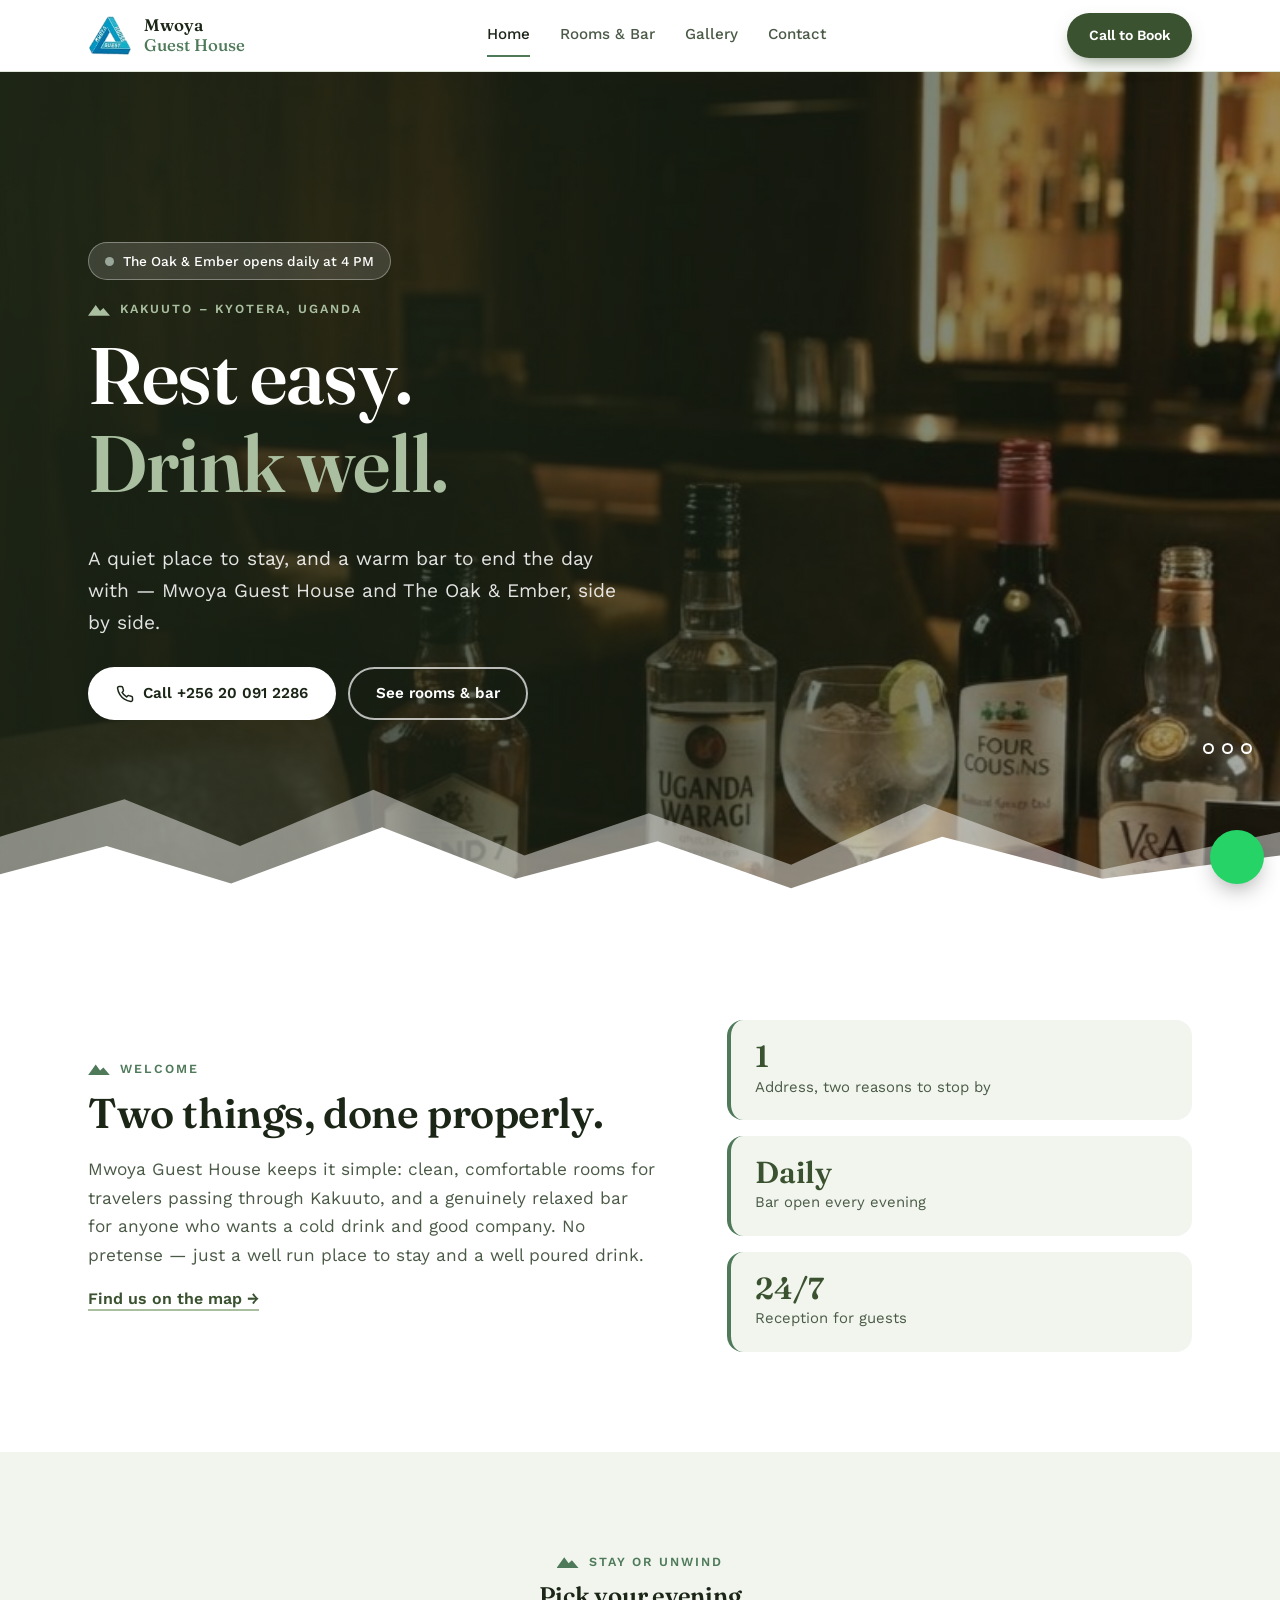
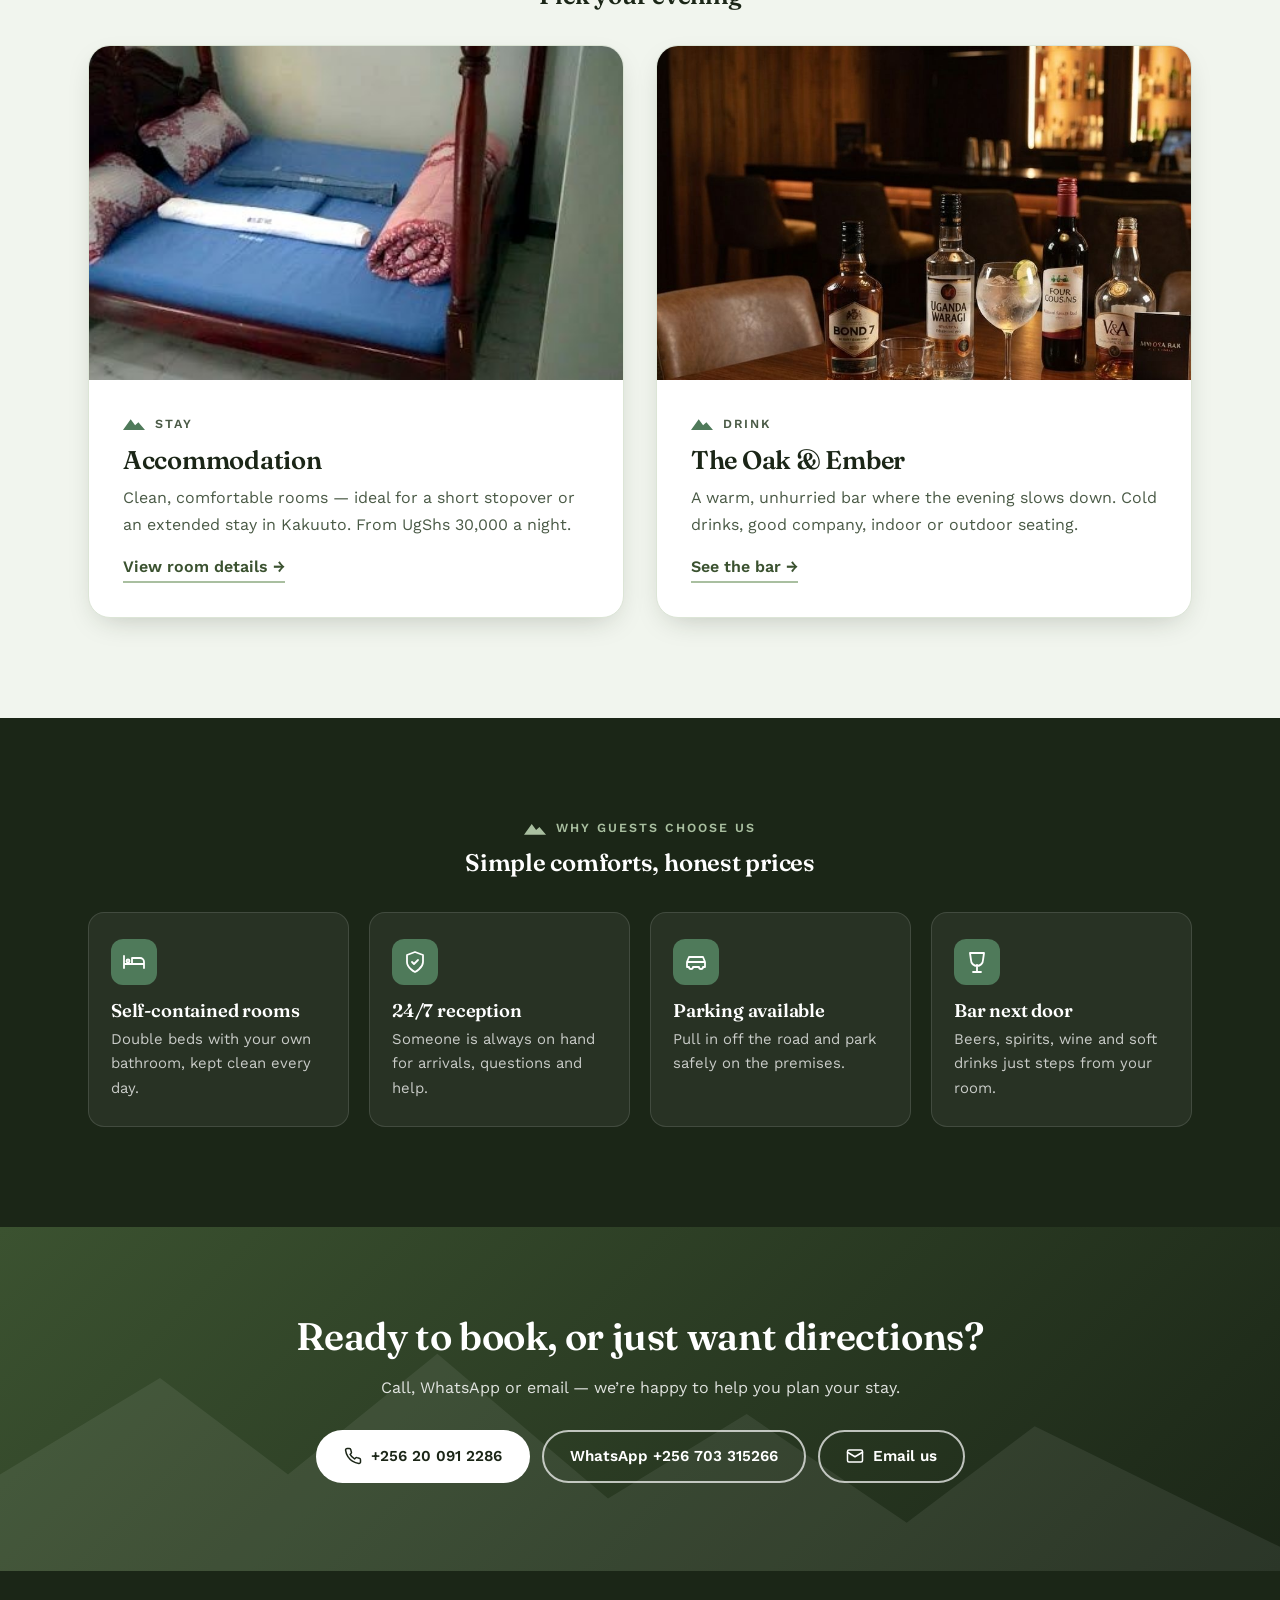
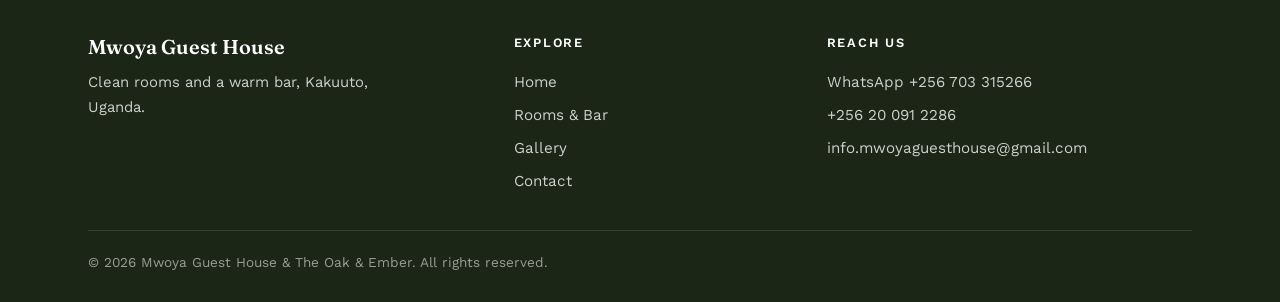
<file: index.html>
<!DOCTYPE html>
<html lang="en">
<head>
<meta charset="UTF-8">
<meta name="viewport" content="width=device-width, initial-scale=1.0">
<title>Mwoya Guest House &amp; The Oak &amp; Ember Bar | Kakuuto, Uganda</title>
<meta name="description" content="Comfortable rooms from UgShs 30,000 and a warm bar experience in Kakuuto, Uganda. Book a room or stop by The Oak & Ember bar.">
<meta name="theme-color" content="#3B5230">
<meta property="og:title" content="Mwoya Guest House &amp; The Oak &amp; Ember Bar | Kakuuto, Uganda">
<meta property="og:description" content="Comfortable rooms from UgShs 30,000 and a warm bar experience in Kakuuto, Uganda. Book a room or stop by The Oak & Ember bar.">
<meta property="og:image" content="images/bar.jpg">
<link rel="preconnect" href="https://fonts.googleapis.com">
<link rel="preconnect" href="https://fonts.gstatic.com" crossorigin>
<link href="https://fonts.googleapis.com/css2?family=Fraunces:opsz,wght@9..144,400;9..144,500;9..144,600;9..144,700&family=Work+Sans:wght@400;500;600&display=swap" rel="stylesheet">
<link rel="icon" href="images/favicon.png" type="image/png">
<link rel="stylesheet" href="style.css">
<meta name="google-site-verification" content="ZDN55zBRqvDdguimeG4bpxB5J0n7c1ysotB7j5IooO4" />
</head>
<body>
<a class="skip" href="#main">Skip to content</a>
<header class="site-header">
  <div class="wrap header-inner">
    <a class="brand" href="index.html" aria-label="Mwoya Guest House home">
      <span class="brand-mark"><img src="images/logo.png" alt="" width="44" height="44"></span>
      <span class="brand-text">Mwoya<br><em>Guest House</em></span>
    </a>
    <nav class="main-nav" id="primary-nav" aria-label="Primary">
      <a href="index.html" class="active" aria-current="page">Home</a><a href="services.html">Rooms &amp; Bar</a><a href="gallery.html">Gallery</a><a href="contact.html">Contact</a>
      <a class="btn btn-white nav-mobile-cta" href="tel:+256200912286"><svg viewBox="0 0 24 24" fill="none" stroke="currentColor" stroke-width="2" stroke-linecap="round" stroke-linejoin="round" aria-hidden="true"><path d="M22 16.9v3a2 2 0 0 1-2.2 2 19.8 19.8 0 0 1-8.6-3.1 19.5 19.5 0 0 1-6-6A19.8 19.8 0 0 1 2.1 4.2 2 2 0 0 1 4.1 2h3a2 2 0 0 1 2 1.7c.1 1 .4 1.9.7 2.8a2 2 0 0 1-.5 2.1L8.1 9.9a16 16 0 0 0 6 6l1.3-1.3a2 2 0 0 1 2.1-.4c.9.3 1.8.6 2.8.7a2 2 0 0 1 1.7 2z"/></svg> Call to Book</a>
    </nav>
    <div class="header-actions">
      <a class="btn btn-primary nav-cta" href="tel:+256200912286">Call to Book</a>
      <button class="menu-toggle" aria-expanded="false" aria-controls="primary-nav" aria-label="Open menu"><span class="bars"><span></span><span></span><span></span></span></button>
    </div>
  </div>
</header>
<main id="main">
  <section class="hero">
    <div class="hero-slides">
      <img class="active" src="images/bar.jpg" alt="The Oak &amp; Ember bar with bottles and a lit pendant lamp" width="880" height="1033" fetchpriority="high">
      <img src="images/room-bed-1.jpg" alt="Four-poster bed with blue linen in a Mwoya room" width="600" height="270" loading="lazy">
      <img src="images/room-bed-2.jpg" alt="Comfortable double room at Mwoya Guest House" width="600" height="270" loading="lazy">
    </div>
    <div class="wrap hero-content">
      <p class="status-badge" id="bar-status"><span class="status-dot"></span><span class="status-text">The Oak &amp; Ember opens daily at 4 PM</span></p>
      <p class="eyebrow">Kakuuto &ndash; Kyotera, Uganda</p>
      <h1>Rest easy.<br><span>Drink well.</span></h1>
      <p class="hero-sub">A quiet place to stay, and a warm bar to end the day with &mdash; Mwoya Guest House and The Oak &amp; Ember, side by side.</p>
      <div class="hero-actions">
        <a class="btn btn-white" href="tel:+256200912286"><svg viewBox="0 0 24 24" fill="none" stroke="currentColor" stroke-width="2" stroke-linecap="round" stroke-linejoin="round" aria-hidden="true"><path d="M22 16.9v3a2 2 0 0 1-2.2 2 19.8 19.8 0 0 1-8.6-3.1 19.5 19.5 0 0 1-6-6A19.8 19.8 0 0 1 2.1 4.2 2 2 0 0 1 4.1 2h3a2 2 0 0 1 2 1.7c.1 1 .4 1.9.7 2.8a2 2 0 0 1-.5 2.1L8.1 9.9a16 16 0 0 0 6 6l1.3-1.3a2 2 0 0 1 2.1-.4c.9.3 1.8.6 2.8.7a2 2 0 0 1 1.7 2z"/></svg> Call +256 20 091 2286</a>
        <a class="btn btn-outline" href="services.html">See rooms &amp; bar</a>
      </div>
    </div>
    <div class="hero-dots" role="group" aria-label="Hero images">
      <button aria-label="Show image 1"></button><button aria-label="Show image 2"></button><button aria-label="Show image 3"></button>
    </div>
    <svg class="hero-mountains" viewBox="0 0 1440 160" preserveAspectRatio="none" aria-hidden="true"><path fill="#fff" opacity=".45" d="M0 160V70l140-40 130 50 150-60 170 70 140-45 160 55 150-65 200 70 200-40v125z"/><path fill="#fff" d="M0 110l120-30 140 40 170-60 150 55 160-40 150 50 170-55 180 45 200-25v75H0z"/></svg>
  </section>

  <section class="section intro">
    <div class="wrap intro-grid">
      <div class="reveal">
        <p class="eyebrow">Welcome</p>
        <h2>Two things, done properly.</h2>
        <p class="lead">Mwoya Guest House keeps it simple: clean, comfortable rooms for travelers passing through Kakuuto, and a genuinely relaxed bar for anyone who wants a cold drink and good company. No pretense &mdash; just a well run place to stay and a well poured drink.</p>
        <a class="text-link" href="contact.html">Find us on the map &rarr;</a>
      </div>
      <div class="intro-stats">
        <div class="stat reveal" data-d="1"><span class="stat-num">1</span><span class="stat-label">Address, two reasons to stop by</span></div>
        <div class="stat reveal" data-d="2"><span class="stat-num">Daily</span><span class="stat-label">Bar open every evening</span></div>
        <div class="stat reveal" data-d="3"><span class="stat-num">24/7</span><span class="stat-label">Reception for guests</span></div>
      </div>
    </div>
  </section>

  <section class="section section-mist">
    <div class="wrap">
      <div class="section-head center reveal"><p class="eyebrow">Stay or unwind</p><h2>Pick your evening</h2></div>
      <div class="cards">
        <article class="card reveal">
          <div class="card-media"><img src="images/room-bed-1.jpg" alt="Four-poster bed with blue linen" width="600" height="270" loading="lazy"></div>
          <div class="card-body"><p class="eyebrow">Stay</p><h3>Accommodation</h3>
            <p>Clean, comfortable rooms &mdash; ideal for a short stopover or an extended stay in Kakuuto. From UgShs 30,000 a night.</p>
            <a class="text-link" href="services.html#rooms">View room details &rarr;</a></div>
        </article>
        <article class="card reveal" data-d="1">
          <div class="card-media"><img src="images/bar.jpg" alt="Bar counter with whisky and wine bottles" width="880" height="1033" loading="lazy" style="object-position:center 55%"></div>
          <div class="card-body"><p class="eyebrow">Drink</p><h3>The Oak &amp; Ember</h3>
            <p>A warm, unhurried bar where the evening slows down. Cold drinks, good company, indoor or outdoor seating.</p>
            <a class="text-link" href="services.html#bar">See the bar &rarr;</a></div>
        </article>
      </div>
    </div>
  </section>

  <section class="section section-dark on-dark">
    <div class="wrap">
      <div class="section-head center reveal"><p class="eyebrow">Why guests choose us</p><h2>Simple comforts, honest prices</h2></div>
      <div class="features">
        <div class="feature reveal"><div class="ico"><svg viewBox="0 0 24 24" aria-hidden="true"><path d="M2 18V6M2 14h20v4M22 14v-2a4 4 0 0 0-4-4h-8v6"/><circle cx="6" cy="11" r="1.5"/></svg></div><h3>Self-contained rooms</h3><p>Double beds with your own bathroom, kept clean every day.</p></div>
        <div class="feature reveal" data-d="1"><div class="ico"><svg viewBox="0 0 24 24" aria-hidden="true"><path d="M12 22s8-4 8-10V5l-8-3-8 3v7c0 6 8 10 8 10z"/><path d="m9 12 2 2 4-4"/></svg></div><h3>24/7 reception</h3><p>Someone is always on hand for arrivals, questions and help.</p></div>
        <div class="feature reveal" data-d="2"><div class="ico"><svg viewBox="0 0 24 24" aria-hidden="true"><path d="M5 17H3v-5l2-5h14l2 5v5h-2M5 17a2 2 0 1 0 4 0m6 0a2 2 0 1 0 4 0M9 17h6M3 12h18"/></svg></div><h3>Parking available</h3><p>Pull in off the road and park safely on the premises.</p></div>
        <div class="feature reveal" data-d="3"><div class="ico"><svg viewBox="0 0 24 24" aria-hidden="true"><path d="M8 22h8M12 15v7M5 3h14l-1 7a6 6 0 0 1-12 0z"/></svg></div><h3>Bar next door</h3><p>Beers, spirits, wine and soft drinks just steps from your room.</p></div>
      </div>
    </div>
  </section>

  <section class="cta-band">
    <div class="wrap cta-inner reveal">
      <h2>Ready to book, or just want directions?</h2>
      <p>Call, WhatsApp or email &mdash; we&rsquo;re happy to help you plan your stay.</p>
      <div class="hero-actions">
        <a class="btn btn-white" href="tel:+256200912286"><svg viewBox="0 0 24 24" fill="none" stroke="currentColor" stroke-width="2" stroke-linecap="round" stroke-linejoin="round" aria-hidden="true"><path d="M22 16.9v3a2 2 0 0 1-2.2 2 19.8 19.8 0 0 1-8.6-3.1 19.5 19.5 0 0 1-6-6A19.8 19.8 0 0 1 2.1 4.2 2 2 0 0 1 4.1 2h3a2 2 0 0 1 2 1.7c.1 1 .4 1.9.7 2.8a2 2 0 0 1-.5 2.1L8.1 9.9a16 16 0 0 0 6 6l1.3-1.3a2 2 0 0 1 2.1-.4c.9.3 1.8.6 2.8.7a2 2 0 0 1 1.7 2z"/></svg> +256 20 091 2286</a>
        <a class="btn btn-outline" href="https://wa.me/256703315266" target="_blank" rel="noopener">WhatsApp +256 703 315266</a>
        <a class="btn btn-outline" href="mailto:info.mwoyaguesthouse@gmail.com"><svg viewBox="0 0 24 24" fill="none" stroke="currentColor" stroke-width="2" stroke-linecap="round" stroke-linejoin="round" aria-hidden="true"><rect x="2" y="4" width="20" height="16" rx="2"/><path d="m22 7-10 6L2 7"/></svg> Email us</a>
      </div>
    </div>
  </section>
</main>
<footer class="site-footer">
  <div class="wrap">
    <div class="footer-inner">
      <div>
        <span class="brand-text">Mwoya Guest House</span>
        <p>Clean rooms and a warm bar, Kakuuto, Uganda.</p>
      </div>
      <div class="footer-links"><h4>Explore</h4>
        <a href="index.html">Home</a><a href="services.html">Rooms &amp; Bar</a><a href="gallery.html">Gallery</a><a href="contact.html">Contact</a>
      </div>
      <div class="footer-contact"><h4>Reach us</h4>
        <a href="https://wa.me/256703315266" target="_blank" rel="noopener">WhatsApp +256 703 315266</a>
        <a href="tel:+256200912286">+256 20 091 2286</a>
        <a href="mailto:info.mwoyaguesthouse@gmail.com">info.mwoyaguesthouse@gmail.com</a>
      </div>
    </div>
    <div class="footer-bottom">&copy; <span id="year">2026</span> Mwoya Guest House &amp; The Oak &amp; Ember. All rights reserved.</div>
  </div>
</footer>
<div class="fab-wrap">
  <button class="fab fab-top" aria-label="Back to top"><svg viewBox="0 0 24 24" aria-hidden="true"><path d="m18 15-6-6-6 6"/></svg></button>
  <a class="fab fab-wa" href="https://wa.me/256703315266" target="_blank" rel="noopener" aria-label="Chat on WhatsApp"><svg viewBox="0 0 24 24" aria-hidden="true"><path d="M20.5 3.5A11.8 11.8 0 0 0 2.2 17.7L1 23l5.4-1.4A11.8 11.8 0 0 0 12 23.1h0A11.8 11.8 0 0 0 20.5 3.5zM12 21.1a9.8 9.8 0 0 1-5-1.4l-.4-.2-3.200.8.9-3.100-.2-.4A9.800 9.800 0 1 1 12 21.100zm5.400-7.300c-.3-.1-1.700-.8-2-.9s-.5-.1-.7.1-.8.9-.9 1.100-.3.2-.6.1a8 8
</file>
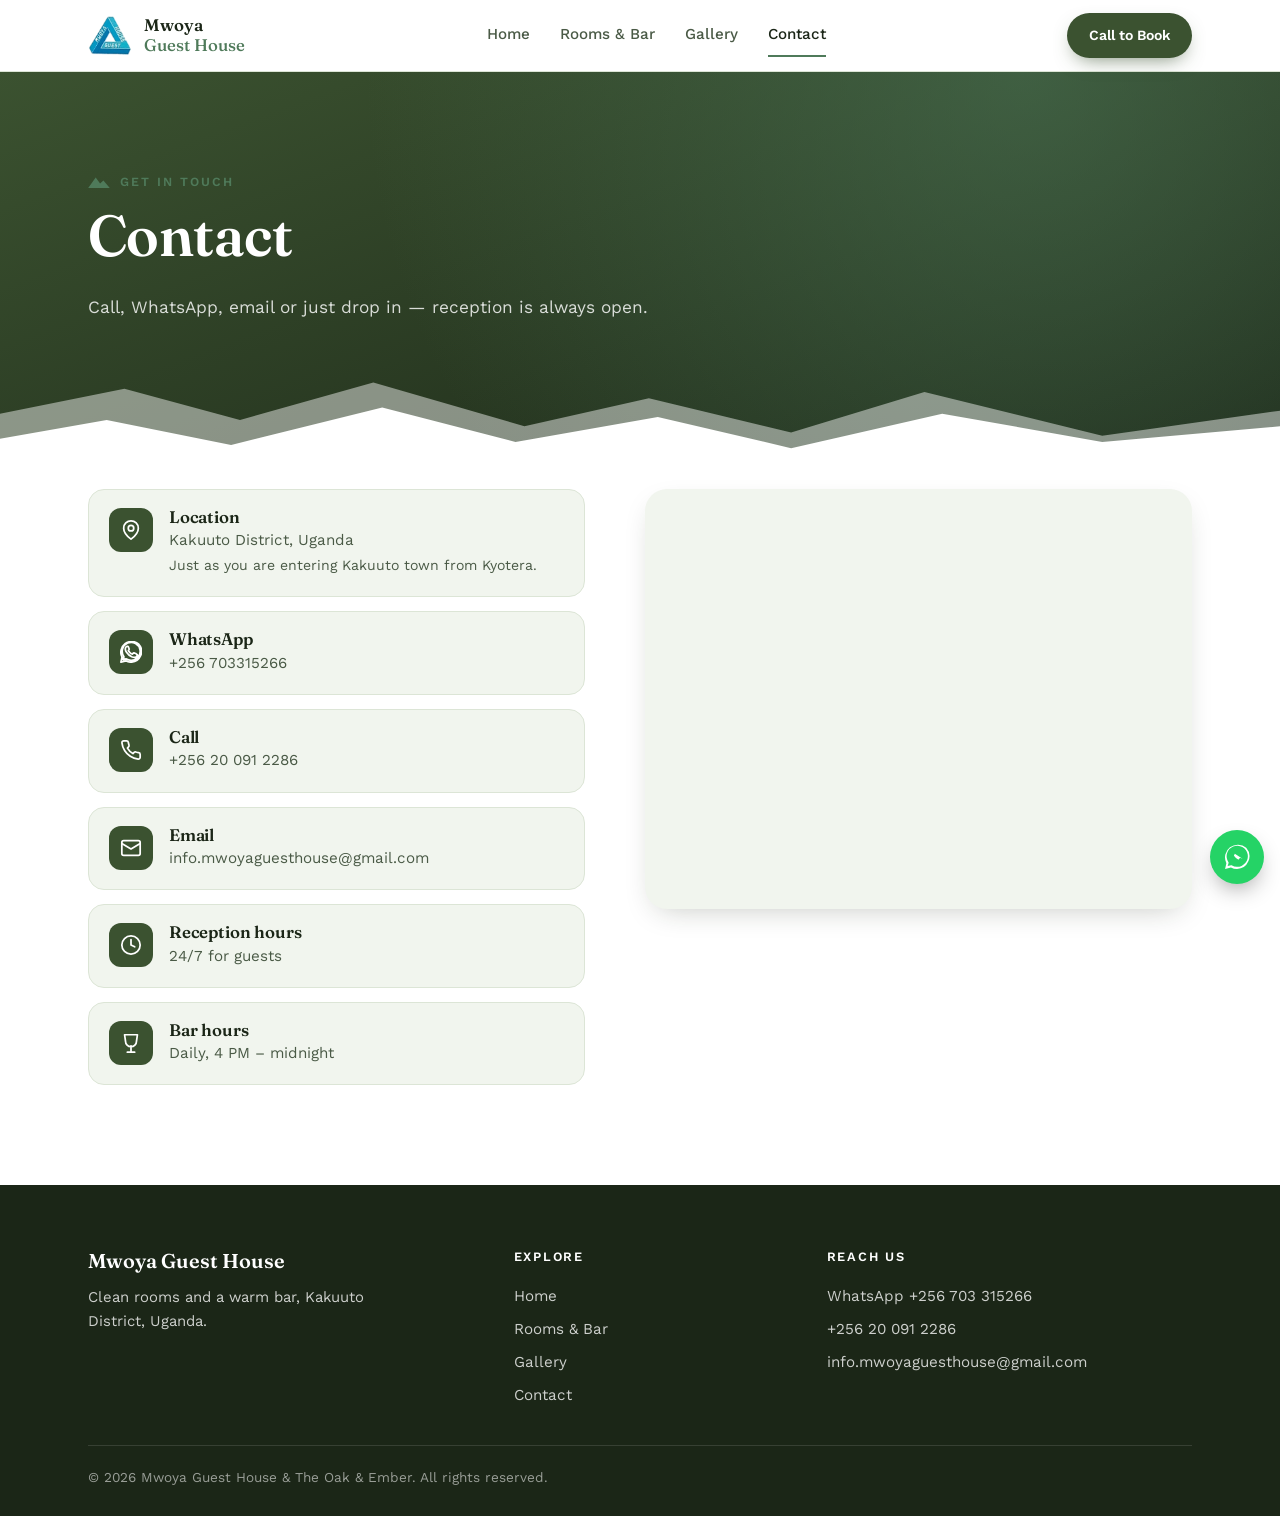
<file: contact.html>
<!DOCTYPE html>
<html lang="en">
<head>
<meta charset="UTF-8">
<meta name="viewport" content="width=device-width, initial-scale=1.0">
<title>Contact | Mwoya Guest House</title>
<meta name="description" content="Call, WhatsApp or email Mwoya Guest House in Kakuuto, Uganda. Reception 24/7, bar open daily 4 PM to midnight.">
<meta name="theme-color" content="#3B5230">
<meta property="og:title" content="Contact | Mwoya Guest House">
<meta property="og:description" content="Call, WhatsApp or email Mwoya Guest House in Kakuuto, Uganda. Reception 24/7, bar open daily 4 PM to midnight.">
<meta property="og:image" content="images/bar.jpg">
<link rel="preconnect" href="https://fonts.googleapis.com">
<link rel="preconnect" href="https://fonts.gstatic.com" crossorigin>
<link href="https://fonts.googleapis.com/css2?family=Fraunces:opsz,wght@9..144,400;9..144,500;9..144,600;9..144,700&family=Work+Sans:wght@400;500;600&display=swap" rel="stylesheet">
<link rel="icon" href="images/favicon.png" type="image/png">
<link rel="stylesheet" href="style.css">
</head>
<body>
<a class="skip" href="#main">Skip to content</a>
<header class="site-header">
  <div class="wrap header-inner">
    <a class="brand" href="index.html" aria-label="Mwoya Guest House home">
      <span class="brand-mark"><img src="images/logo.png" alt="" width="44" height="44"></span>
      <span class="brand-text">Mwoya<br><em>Guest House</em></span>
    </a>
    <nav class="main-nav" id="primary-nav" aria-label="Primary">
      <a href="index.html">Home</a><a href="services.html">Rooms &amp; Bar</a><a href="gallery.html">Gallery</a><a href="contact.html" class="active" aria-current="page">Contact</a>
      <a class="btn btn-white nav-mobile-cta" href="tel:+256200912286"><svg viewBox="0 0 24 24" fill="none" stroke="currentColor" stroke-width="2" stroke-linecap="round" stroke-linejoin="round" aria-hidden="true"><path d="M22 16.9v3a2 2 0 0 1-2.2 2 19.8 19.8 0 0 1-8.6-3.1 19.5 19.5 0 0 1-6-6A19.8 19.8 0 0 1 2.1 4.2 2 2 0 0 1 4.1 2h3a2 2 0 0 1 2 1.7c.1 1 .4 1.9.7 2.8a2 2 0 0 1-.5 2.1L8.1 9.9a16 16 0 0 0 6 6l1.3-1.3a2 2 0 0 1 2.1-.4c.9.3 1.8.6 2.8.7a2 2 0 0 1 1.7 2z"/></svg> Call to Book</a>
    </nav>
    <div class="header-actions">
      <a class="btn btn-primary nav-cta" href="tel:+256200912286">Call to Book</a>
      <button class="menu-toggle" aria-expanded="false" aria-controls="primary-nav" aria-label="Open menu"><span class="bars"><span></span><span></span><span></span></span></button>
    </div>
  </div>
</header>
<main id="main">
  <section class="page-header">
    <div class="wrap">
      <p class="eyebrow">Get in touch</p>
      <h1>Contact</h1>
      <p class="page-header-sub">Call, WhatsApp, email or just drop in &mdash; reception is always open.</p>
    </div>
    <svg class="hero-mountains" viewBox="0 0 1440 160" preserveAspectRatio="none" aria-hidden="true"><path fill="#fff" opacity=".45" d="M0 160V70l140-40 130 50 150-60 170 70 140-45 160 55 150-65 200 70 200-40v125z"/><path fill="#fff" d="M0 110l120-30 140 40 170-60 150 55 160-40 150 50 170-55 180 45 200-25v75H0z"/></svg>
  </section>

  <section class="section" style="padding-top:20px">
    <div class="wrap contact-grid">
      <div class="contact-tiles">
        <a class="tile reveal" href="https://www.google.com/maps/search/?api=1&query=Mwoya+Guest+House+Kakuuto" target="_blank" rel="noopener"><span class="ico"><svg viewBox="0 0 24 24" aria-hidden="true"><path d="M20 10c0 6-8 12-8 12S4 16 4 10a8 8 0 0 1 16 0z"/><circle cx="12" cy="10" r="3"/></svg></span><div><h3>Location</h3><p>Kakuuto District, Uganda<br><span class="muted">Just as you are entering Kakuuto town from Kyotera.</span></p></div></a>
        <a class="tile reveal" href="https://wa.me/256703315266" target="_blank" rel="noopener"><span class="ico"><svg viewBox="0 0 24 24" aria-hidden="true"><path d="M20.5 3.5A11.8 11.8 0 0 0 2.2 17.7L1 23l5.4-1.4A11.8 11.8 0 0 0 12 23.1h0A11.8 11.8 0 0 0 20.5 3.5zM12 21.1a9.8 9.8 0 0 1-5-1.4l-.4-.2-3.200.8.9-3.100-.2-.4A9.800 9.800 0 1 1 12 21.100zm5.400-7.300c-.3-.1-1.700-.8-2-.9s-.5-.1-.7.1-.8.9-.9 1.100-.3.2-.6.1a8 8 0 0 1-2.400-1.500 9 9 0 0 1-1.600-2c-.2-.3 0-.4.1-.6l.4-.5.3-.5a.5.5 0 0 0 0-.5c-.1-.1-.7-1.700-.9-2.300s-.5-.5-.7-.5h-.6a1.200 1.200 0 0 0-.9.4 3.700 3.700 0 0 0-1.100 2.700 6.400 6.400 0 0 0 1.300 3.400 14.600 14.600 0 0 0 5.600 4.900c2 .8 2.800.9 3.800.7a3.200 3.200 0 0 0 2.100-1.500 2.600 2.600 0 0 0 .2-1.500c-.1-.1-.3-.2-.6-.3z"/></svg></span><div><h3>WhatsApp</h3><p>+256 703315266</p></div></a>
        <a class="tile reveal" href="tel:+256200912286"><span class="ico"><svg viewBox="0 0 24 24" fill="none" stroke="currentColor" stroke-width="2" stroke-linecap="round" stroke-linejoin="round" aria-hidden="true"><path d="M22 16.9v3a2 2 0 0 1-2.2 2 19.8 19.8 0 0 1-8.6-3.1 19.5 19.5 0 0 1-6-6A19.8 19.8 0 0 1 2.1 4.2 2 2 0 0 1 4.1 2h3a2 2 0 0 1 2 1.7c.1 1 .4 1.9.7 2.8a2 2 0 0 1-.5 2.1L8.1 9.9a16 16 0 0 0 6 6l1.3-1.3a2 2 0 0 1 2.1-.4c.9.3 1.8.6 2.8.7a2 2 0 0 1 1.7 2z"/></svg></span><div><h3>Call</h3><p>+256 20 091 2286</p></div></a>
        <a class="tile reveal" href="mailto:info.mwoyaguesthouse@gmail.com"><span class="ico"><svg viewBox="0 0 24 24" fill="none" stroke="currentColor" stroke-width="2" stroke-linecap="round" stroke-linejoin="round" aria-hidden="true"><rect x="2" y="4" width="20" height="16" rx="2"/><path d="m22 7-10 6L2 7"/></svg></span><div><h3>Email</h3><p>info.mwoyaguesthouse@gmail.com</p></div></a>
        <div class="tile reveal"><span class="ico"><svg viewBox="0 0 24 24" aria-hidden="true"><circle cx="12" cy="12" r="10"/><path d="M12 6v6l4 2"/></svg></span><div><h3>Reception hours</h3><p>24/7 for guests</p></div></div>
        <div class="tile reveal"><span class="ico"><svg viewBox="0 0 24 24" aria-hidden="true"><path d="M8 22h8M12 15v7M5 3h14l-1 7a6 6 0 0 1-12 0z"/></svg></span><div><h3>Bar hours</h3><p>Daily, 4 PM &ndash; midnight</p></div></div>
      </div>
      <div class="contact-map reveal" data-d="1">
        <iframe title="Map showing Mwoya Guest House in Kakuuto" src="https://www.google.com/maps/embed?pb=!1m18!1m12!1m3!1d3989.358522065277!2d31.498077000000006!3d-0.8698591!2m3!1f0!2f0!3f0!3m2!1i1024!2i768!4f13.1!3m3!1m2!1s0x19d9e5a0cd84a4fd%3A0x86dfa4c99ffb35ef!2sMwoya%20Guest%20House%20(BAR%20and%20ACCOMODATION)!5e0!3m2!1sen!2sug!4v1783586946894!5m2!1sen!2sug" allowfullscreen loading="lazy" referrerpolicy="strict-origin-when-cross-origin"></iframe>
      </div>
    </div>
  </section>
</main>
<footer class="site-footer">
  <div class="wrap">
    <div class="footer-inner">
      <div>
        <span class="brand-text">Mwoya Guest House</span>
        <p>Clean rooms and a warm bar, Kakuuto District, Uganda.</p>
      </div>
      <div class="footer-links"><h4>Explore</h4>
        <a href="index.html">Home</a><a href="services.html">Rooms &amp; Bar</a><a href="gallery.html">Gallery</a><a href="contact.html">Contact</a>
      </div>
      <div class="footer-contact"><h4>Reach us</h4>
        <a href="https://wa.me/256703315266" target="_blank" rel="noopener">WhatsApp +256 703 315266</a>
        <a href="tel:+256200912286">+256 20 091 2286</a>
        <a href="mailto:info.mwoyaguesthouse@gmail.com">info.mwoyaguesthouse@gmail.com</a>
      </div>
    </div>
    <div class="footer-bottom">&copy; <span id="year">2026</span> Mwoya Guest House &amp; The Oak &amp; Ember. All rights reserved.</div>
  </div>
</footer>
<div class="fab-wrap">
  <button class="fab fab-top" aria-label="Back to top"><svg viewBox="0 0 24 24" aria-hidden="true"><path d="m18 15-6-6-6 6"/></svg></button>
  <a class="fab fab-wa" href="https://wa.me/256703315266" target="_blank" rel="noopener" aria-label="Chat on WhatsApp"><svg viewBox="0 0 24 24" aria-hidden="true"><path d="M20.5 3.5A11.8 11.8 0 0 0 2.2 17.7L1 23l5.4-1.4A11.8 11.8 0 0 0 12 23.1h0A11.8 11.8 0 0 0 20.5 3.5zM12 21.1a9.8 9.8 0 0 1-5-1.4l-.4-.2-3.200.8.9-3.100-.2-.4A9.800 9.800 0 1 1 12 21.100zm5.400-7.300c-.3-.1-1.700-.8-2-.9s-.5-.1-.7.1-.8.9-.9 1.100-.3.2-.6.1a8 8 0 0 1-2.400-1.500 9 9 0 0 1-1.600-2c-.2-.3 0-.4.1-.6l.4-.5.3-.5a.5.5

</div>

<script src="script.js"></script>
</body>
</html>
</file>
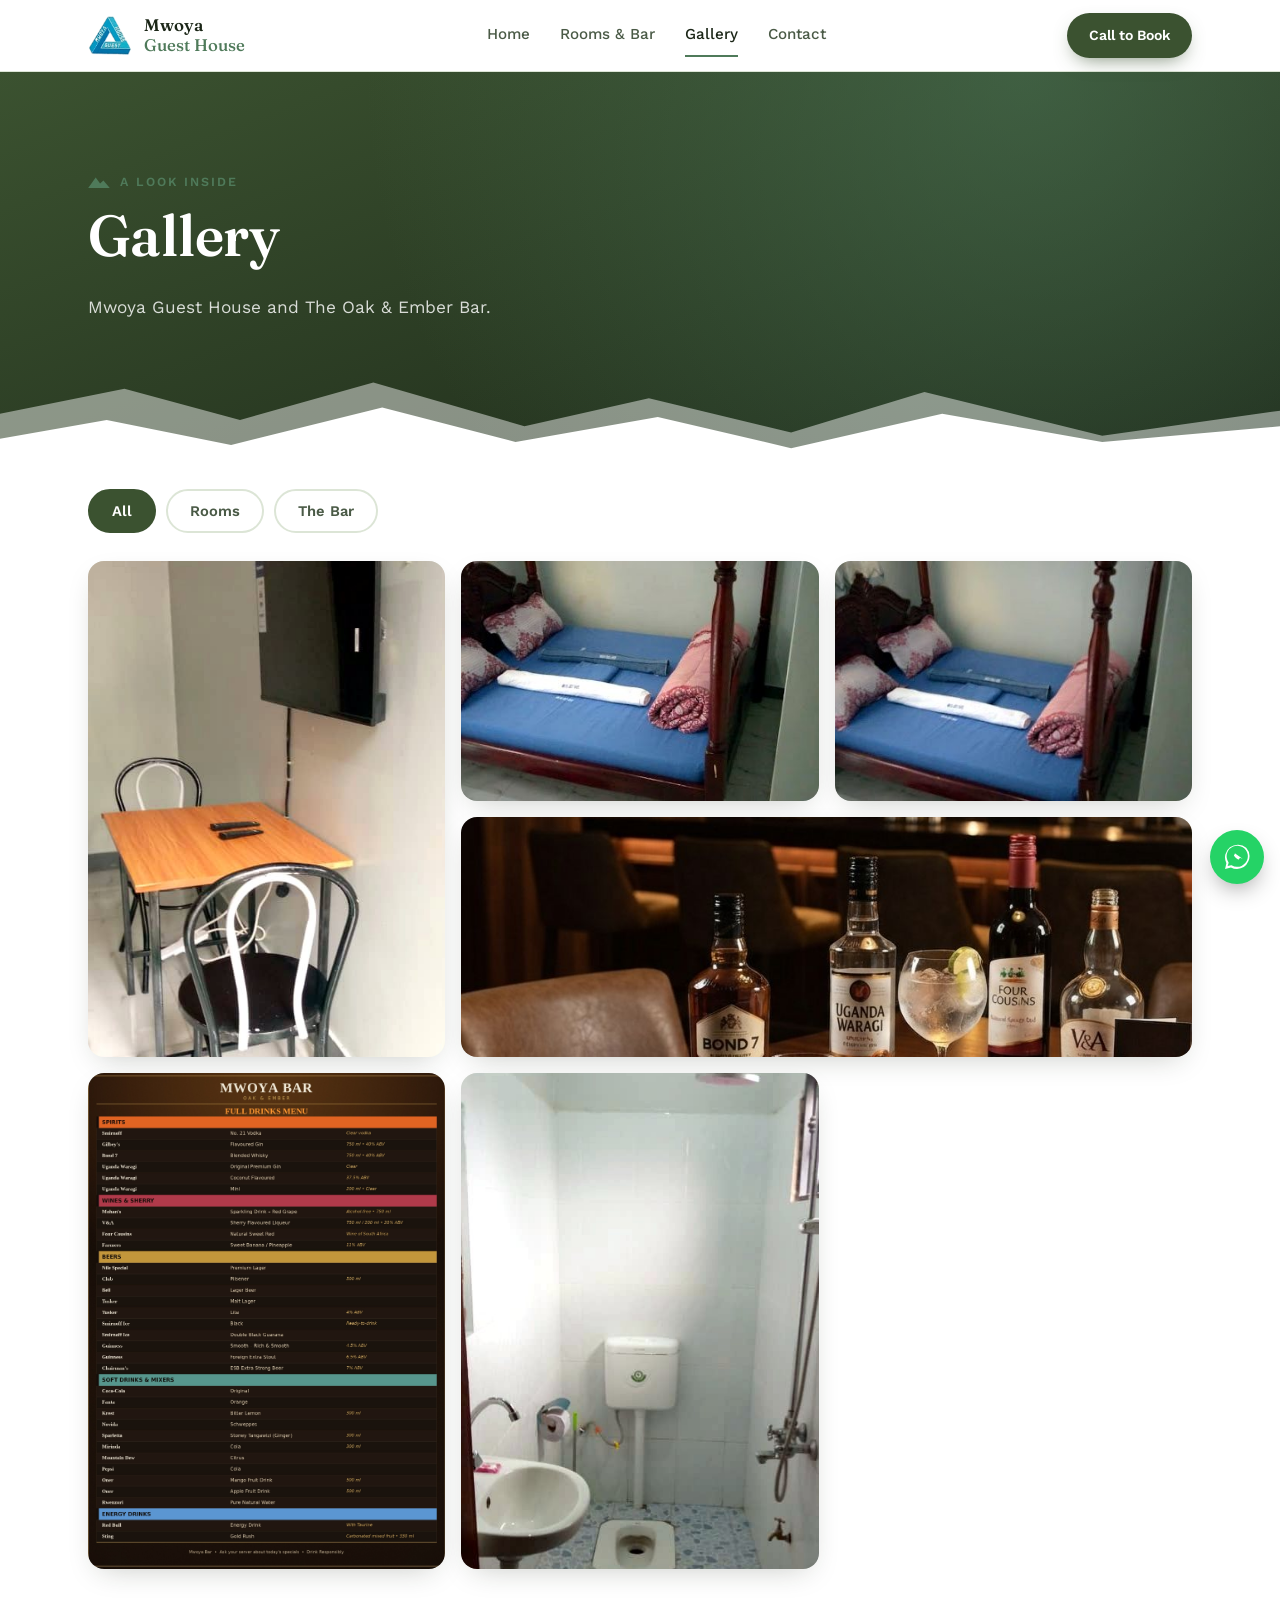
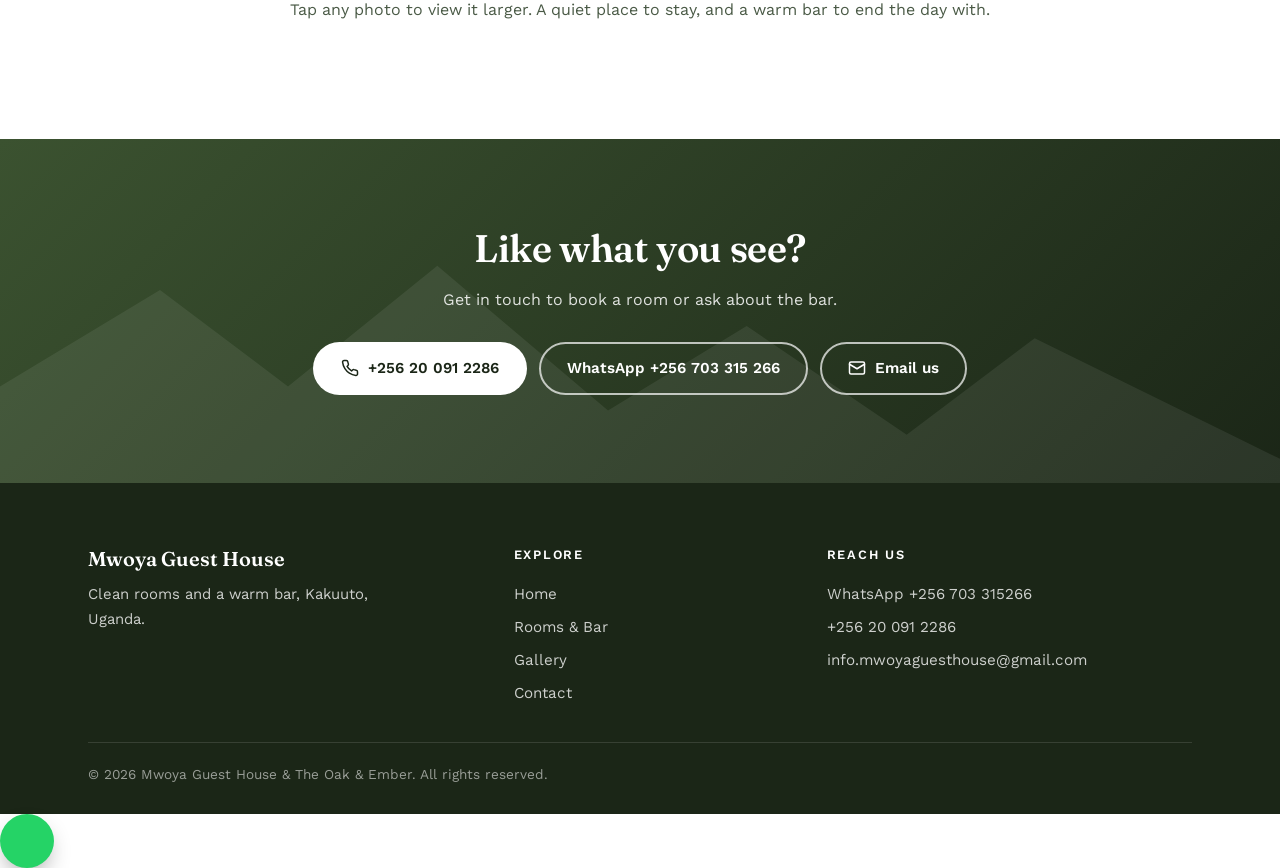
<file: gallery.html>
<!DOCTYPE html>
<html lang="en">
<head>
<meta charset="UTF-8">
<meta name="viewport" content="width=device-width, initial-scale=1.0">
<title>Gallery | Mwoya Guest House</title>
<meta name="description" content="Photos of the rooms, bathroom and The Oak & Ember bar at Mwoya Guest House, Kakuuto.">
<meta name="theme-color" content="#3B5230">
<meta property="og:title" content="Gallery | Mwoya Guest House">
<meta property="og:description" content="Photos of the rooms, bathroom and The Oak & Ember bar at Mwoya Guest House, Kakuuto.">
<meta property="og:image" content="images/bar.jpg">
<link rel="preconnect" href="https://fonts.googleapis.com">
<link rel="preconnect" href="https://fonts.gstatic.com" crossorigin>
<link href="https://fonts.googleapis.com/css2?family=Fraunces:opsz,wght@9..144,400;9..144,500;9..144,600;9..144,700&family=Work+Sans:wght@400;500;600&display=swap" rel="stylesheet">
<link rel="icon" href="images/favicon.png" type="image/png">
<link rel="stylesheet" href="style.css">
</head>
<body>
<a class="skip" href="#main">Skip to content</a>
<header class="site-header">
  <div class="wrap header-inner">
    <a class="brand" href="index.html" aria-label="Mwoya Guest House home">
      <span class="brand-mark"><img src="images/logo.png" alt="" width="44" height="44"></span>
      <span class="brand-text">Mwoya<br><em>Guest House</em></span>
    </a>
    <nav class="main-nav" id="primary-nav" aria-label="Primary">
      <a href="index.html">Home</a><a href="services.html">Rooms &amp; Bar</a><a href="gallery.html" class="active" aria-current="page">Gallery</a><a href="contact.html">Contact</a>
      <a class="btn btn-white nav-mobile-cta" href="tel:+256200912286"><svg viewBox="0 0 24 24" fill="none" stroke="currentColor" stroke-width="2" stroke-linecap="round" stroke-linejoin="round" aria-hidden="true"><path d="M22 16.9v3a2 2 0 0 1-2.2 2 19.8 19.8 0 0 1-8.6-3.1 19.5 19.5 0 0 1-6-6A19.8 19.8 0 0 1 2.1 4.2 2 2 0 0 1 4.1 2h3a2 2 0 0 1 2 1.7c.1 1 .4 1.9.7 2.8a2 2 0 0 1-.5 2.1L8.1 9.9a16 16 0 0 0 6 6l1.3-1.3a2 2 0 0 1 2.1-.4c.9.3 1.8.6 2.8.7a2 2 0 0 1 1.7 2z"/></svg> Call to Book</a>
    </nav>
    <div class="header-actions">
      <a class="btn btn-primary nav-cta" href="tel:+256200912286">Call to Book</a>
      <button class="menu-toggle" aria-expanded="false" aria-controls="primary-nav" aria-label="Open menu"><span class="bars"><span></span><span></span><span></span></span></button>
    </div>
  </div>
</header>
<main id="main">
  <section class="page-header">
    <div class="wrap">
      <p class="eyebrow">A look inside</p>
      <h1>Gallery</h1>
      <p class="page-header-sub">Mwoya Guest House and The Oak &amp; Ember Bar.</p>
    </div>
    <svg class="hero-mountains" viewBox="0 0 1440 160" preserveAspectRatio="none" aria-hidden="true"><path fill="#fff" opacity=".45" d="M0 160V70l140-40 130 50 150-60 170 70 140-45 160 55 150-65 200 70 200-40v125z"/><path fill="#fff" d="M0 110l120-30 140 40 170-60 150 55 160-40 150 50 170-55 180 45 200-25v75H0z"/></svg>
  </section>

  <section class="section" style="padding-top:20px">
    <div class="wrap">
      <div class="filters" role="group" aria-label="Filter photos">
        <button class="filter" data-filter="all" aria-pressed="true">All</button>
        <button class="filter" data-filter="rooms" aria-pressed="false">Rooms</button>
        <button class="filter" data-filter="bar" aria-pressed="false">The Bar</button>
      </div>
      <div class="gallery-grid">
      <button class="gallery-item tall" data-cat="rooms" data-caption="Room with TV and table" data-lightbox aria-label="View: Room with TV and table"><img src="images/room-tv-area.jpg" alt="Room with TV and table" width="468" height="1040" loading="lazy" style="object-position:center 35%"></button>
      <button class="gallery-item " data-cat="rooms" data-caption="Comfortable double bed" data-lightbox aria-label="View: Comfortable double bed"><img src="images/room-bed-1.jpg" alt="Comfortable double bed" width="600" height="270" loading="lazy" style="object-position:center"></button>
      <button class="gallery-item " data-cat="rooms" data-caption="Four-poster bed, blue linen" data-lightbox aria-label="View: Four-poster bed, blue linen"><img src="images/room-bed-2.jpg" alt="Four-poster bed, blue linen" width="600" height="270" loading="lazy" style="object-position:center"></button>
      <button class="gallery-item wide" data-cat="bar" data-caption="The Oak & Ember bar" data-lightbox aria-label="View: The Oak & Ember bar"><img src="images/bar.jpg" alt="The Oak & Ember bar" width="880" height="1033" loading="lazy" style="object-position:center 62%"></button>
      <button class="gallery-item tall" data-cat="bar" data-caption="Drinks menu" data-lightbox aria-label="View: Drinks menu"><img src="images/menu.jpg" alt="Drinks menu" width="1760" height="2402" loading="lazy" style="object-position:center top"></button>
      <button class="gallery-item tall" data-cat="rooms" data-caption="Clean tiled en-suite bathroom" data-lightbox aria-label="View: Clean tiled en-suite bathroom"><img src="images/bathroom.jpg" alt="Clean tiled en-suite bathroom" width="468" height="1040" loading="lazy" style="object-position:center 40%"></button>
      </div>
      <p class="gallery-note">Tap any photo to view it larger. A quiet place to stay, and a warm bar to end the day with.</p>
    </div>
  </section>

  <section class="cta-band">
    <div class="wrap cta-inner reveal">
      <h2>Like what you see?</h2>
      <p>Get in touch to book a room or ask about the bar.</p>
      <div class="hero-actions">
        <a class="btn btn-white" href="tel:+256200912286"><svg viewBox="0 0 24 24" fill="none" stroke="currentColor" stroke-width="2" stroke-linecap="round" stroke-linejoin="round" aria-hidden="true"><path d="M22 16.9v3a2 2 0 0 1-2.2 2 19.8 19.8 0 0 1-8.6-3.1 19.5 19.5 0 0 1-6-6A19.8 19.8 0 0 1 2.1 4.2 2 2 0 0 1 4.1 2h3a2 2 0 0 1 2 1.7c.1 1 .4 1.9.7 2.8a2 2 0 0 1-.5 2.1L8.1 9.9a16 16 0 0 0 6 6l1.3-1.3a2 2 0 0 1 2.1-.4c.9.3 1.8.6 2.8.7a2 2 0 0 1 1.7 2z"/></svg> +256 20 091 2286</a>
        <a class="btn btn-outline" href="https://wa.me/2567033152669" target="_blank" rel="noopener">WhatsApp +256 703 315 266</a>
        <a class="btn btn-outline" href="mailto:info.mwoyaguesthouse@gmail.com"><svg viewBox="0 0 24 24" fill="none" stroke="currentColor" stroke-width="2" stroke-linecap="round" stroke-linejoin="round" aria-hidden="true"><rect x="2" y="4" width="20" height="16" rx="2"/><path d="m22 7-10 6L2 7"/></svg> Email us</a>
      </div>
    </div>
  </section>
</main>
<footer class="site-footer">
  <div class="wrap">
    <div class="footer-inner">
      <div>
        <span class="brand-text">Mwoya Guest House</span>
        <p>Clean rooms and a warm bar, Kakuuto, Uganda.</p>
      </div>
      <div class="footer-links"><h4>Explore</h4>
        <a href="index.html">Home</a><a href="services.html">Rooms &amp; Bar</a><a href="gallery.html">Gallery</a><a href="contact.html">Contact</a>
      </div>
      <div class="footer-contact"><h4>Reach us</h4>
        <a href="https://wa.me/256703315266" target="_blank" rel="noopener">WhatsApp +256 703 315266</a>
        <a href="tel:+256200912286">+256 20 091 2286</a>
        <a href="mailto:info.mwoyaguesthouse@gmail.com">info.mwoyaguesthouse@gmail.com</a>
      </div>
    </div>
    <div class="footer-bottom">&copy; <span id="year">2026</span> Mwoya Guest House &amp; The Oak &amp; Ember. All rights reserved.</div>
  </div>
</footer>
<div class="fab-wrap">
  <button class="fab fab-top" aria-label="Back to top"><svg viewBox="0 0 24 24" aria-hidden="true"><path d="m18 15-6-6-6 6"/></svg></button>
  <a class="fab fab-wa" href="https://wa.me/256703315266" target="_blank" rel="noopener" aria-label="Chat on WhatsApp"><svg viewBox="0 0 24 24" aria-hidden="true"><path d="M20.5 3.5A11.8 11.8 0 0 0 2.2 17.7L1 23l5.4-1.4A11.8 11.8 0 0 0 12 23.1h0A11.8 11.8 0 0 0 20.5 3.5zM12 21.1a9.8 9.8 0 0 1-5-1.4l-.4-.2-3.200.8.9-3.100-.2-.4A9.800 9.800 0 1 1 12 21.100zm5.400-7.300c-.3-.1-1.700-.8-2-.9s-.5-.1-.7.1-.8.9-.9 1.100-.3.2-.6.1a8 8 0 0 1-2.400-1.500 9 9 0 0 1-1.600-2c-.2-.3 0-.4.1-.6l.4-.5.3-.5a.5.5 0 0 0 0-.5c-.1-.1-.7-1.7₀₀ -.9-2.3₀₀ s-.5-.5-.7-.5h-.6a₁₂₀₀₁₂₀₀₀ ₽ₐₙₜₕₐₗₗ ₽ₐₙₜₕₐₗₗ ₽ₐₙₜₕₐₗₗ ₽ₐₙₜₕₐₗₗ ₽ₐₙₜₕₐ₶
  <figure><img src="" alt=""><figcaption></figcaption></figure>
  <button class="lb-btn lb-next" aria-label="Next image"><svg viewBox="0 0 24 24" aria-hidden="true"><path d="m9 18 6-6-6-6"/></svg></button>
</div>
<script src="script.js"></script>
</body>
</html>
</file>
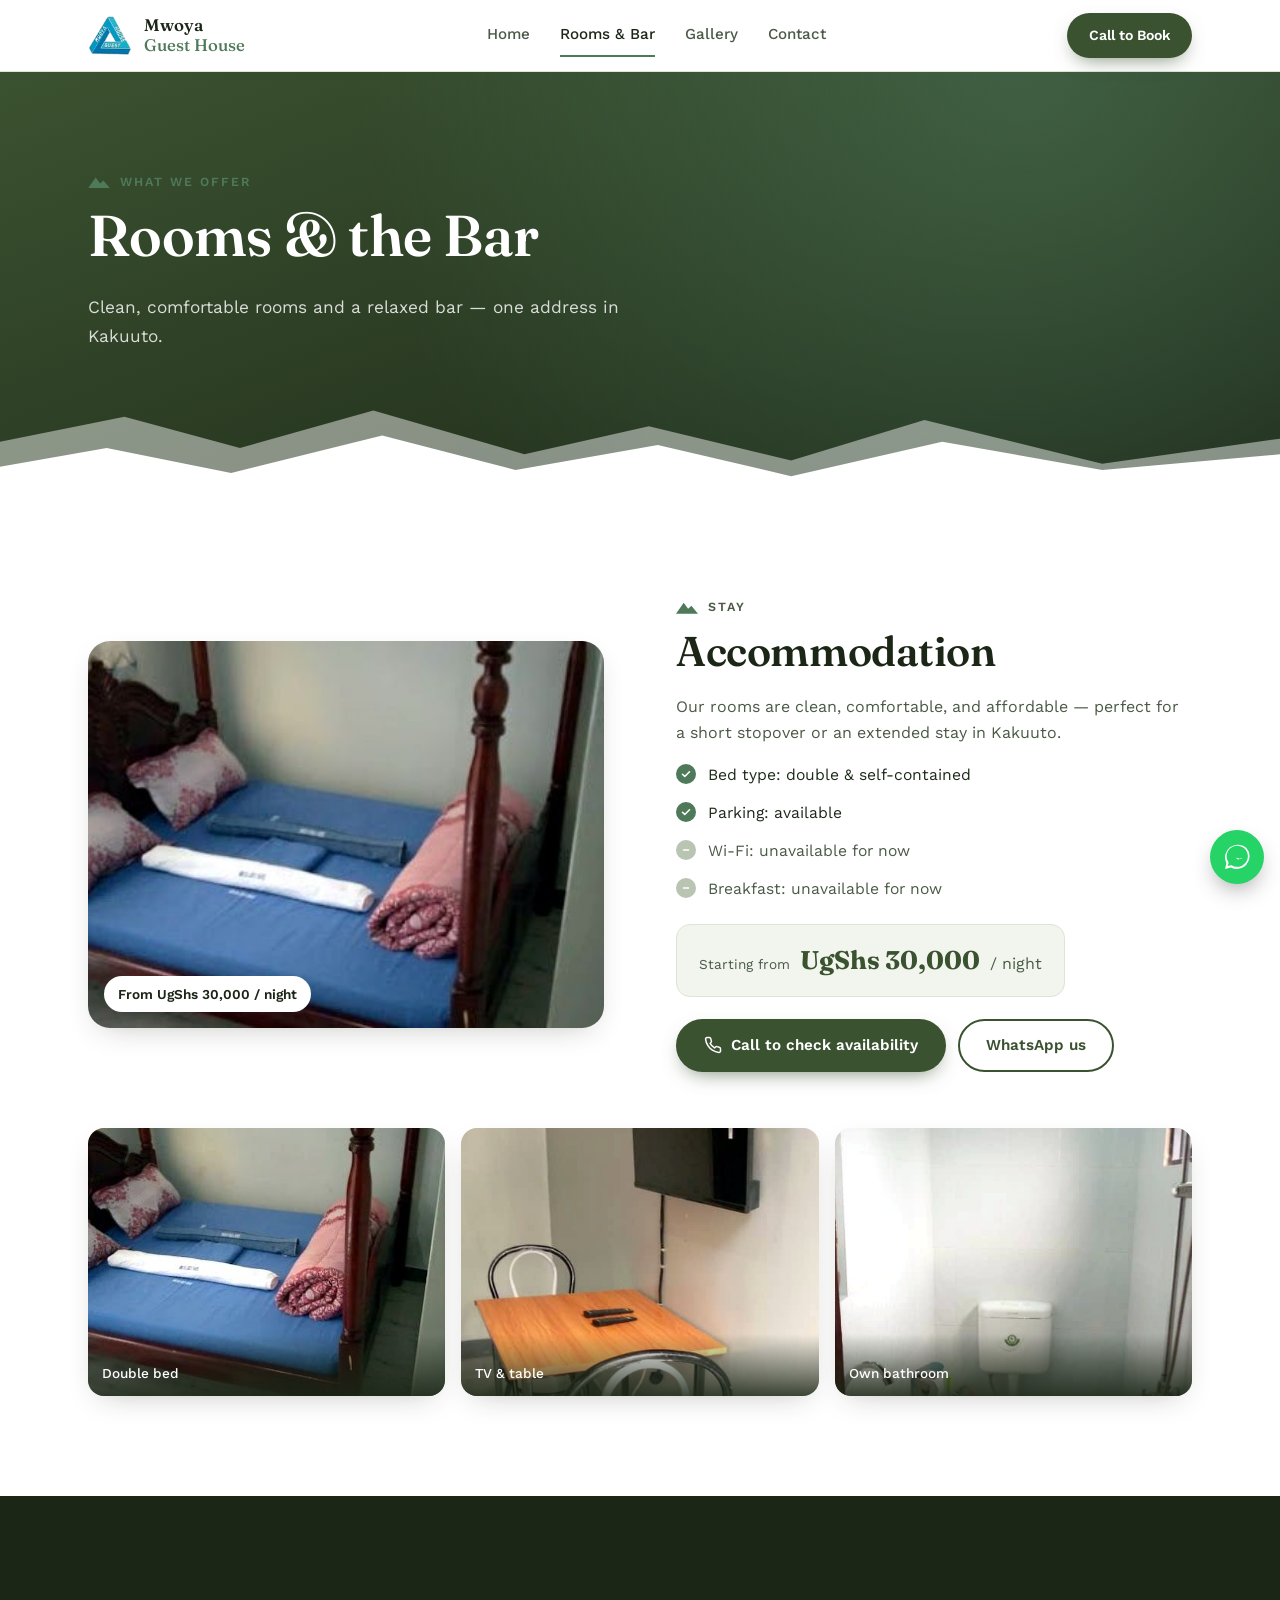
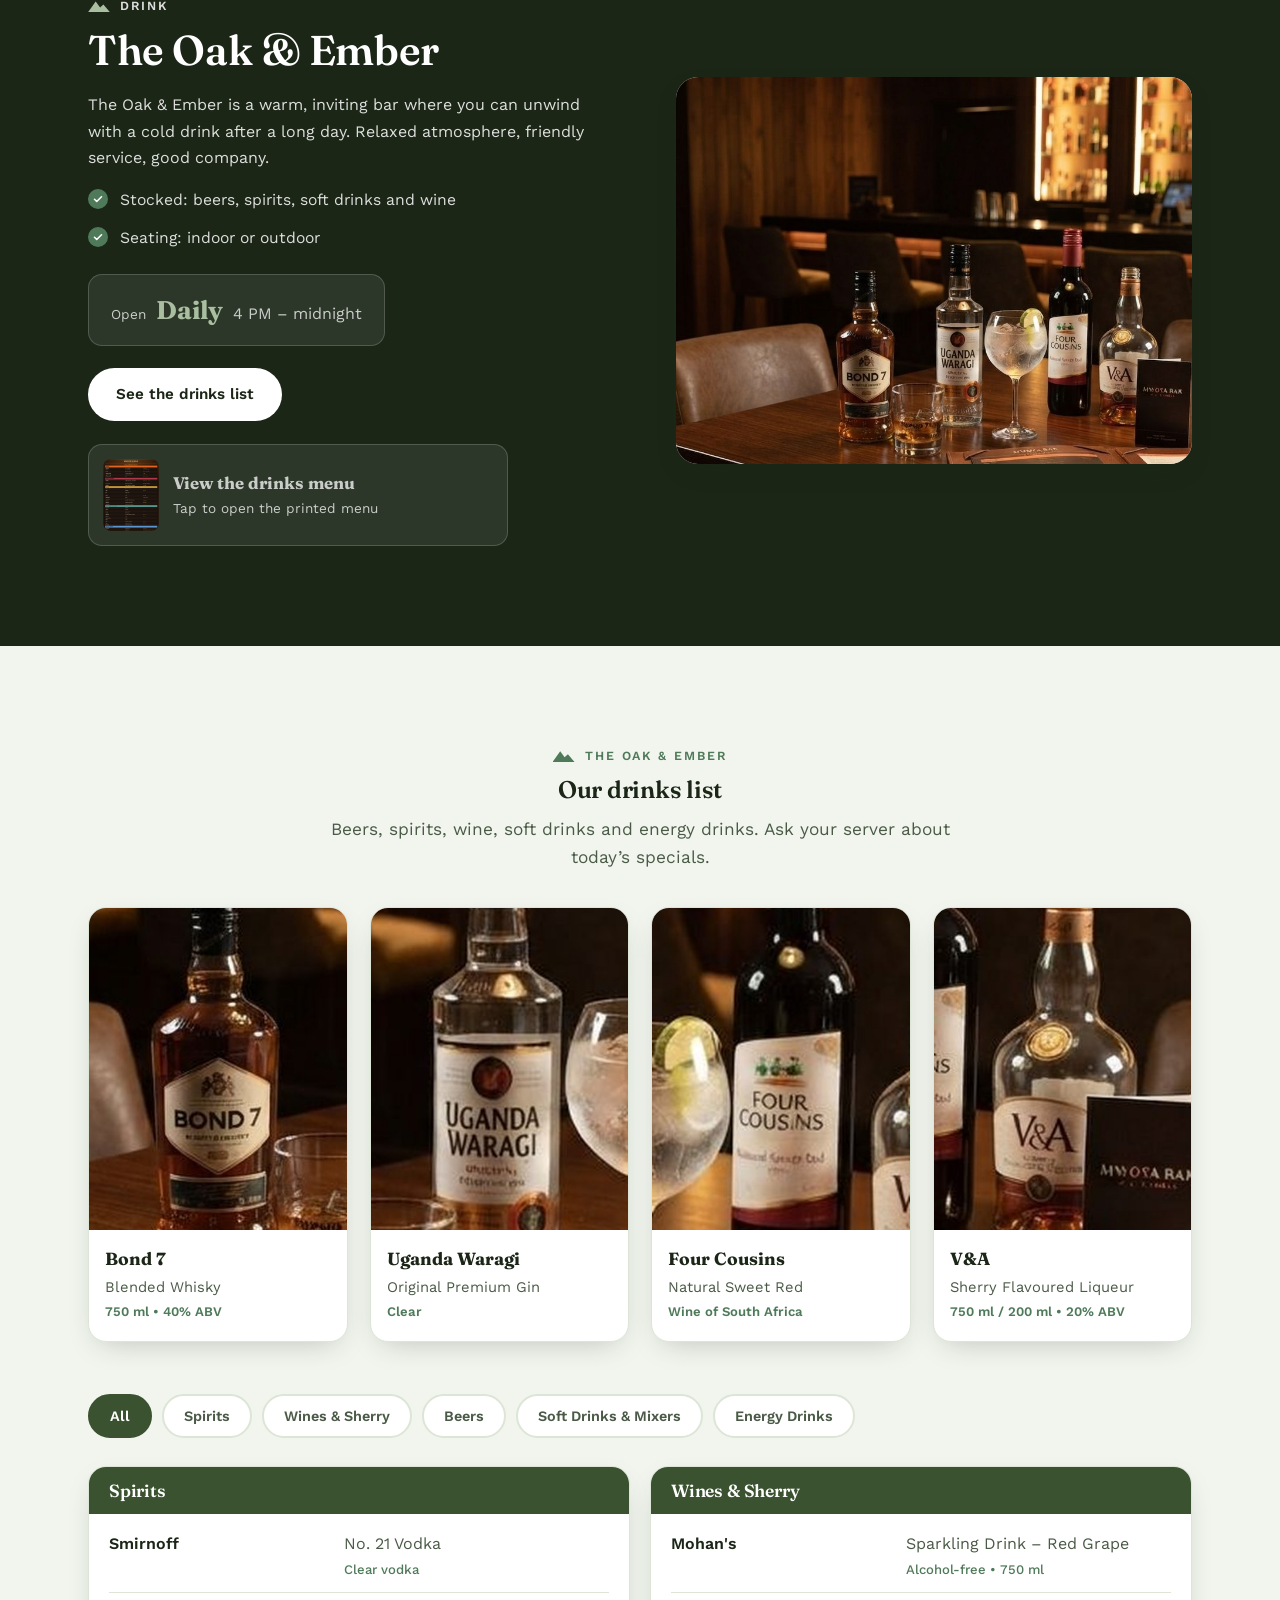
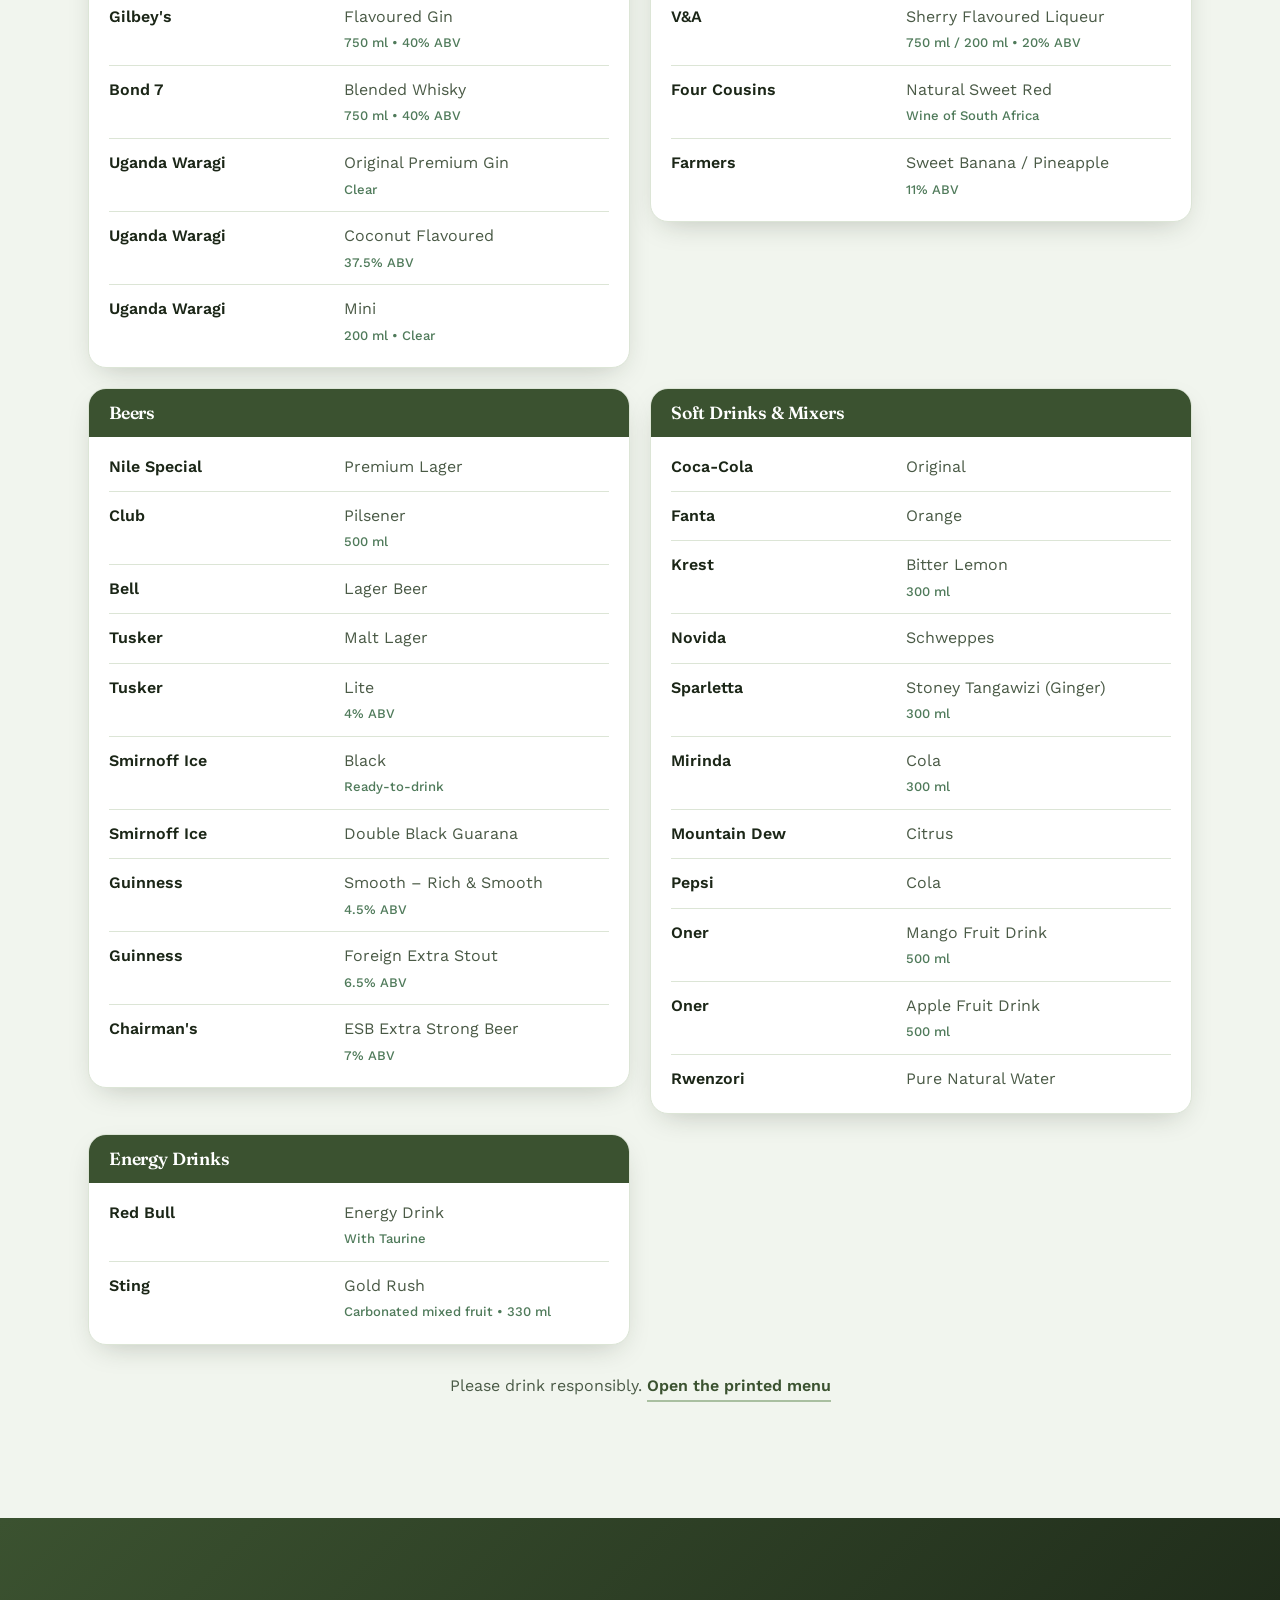
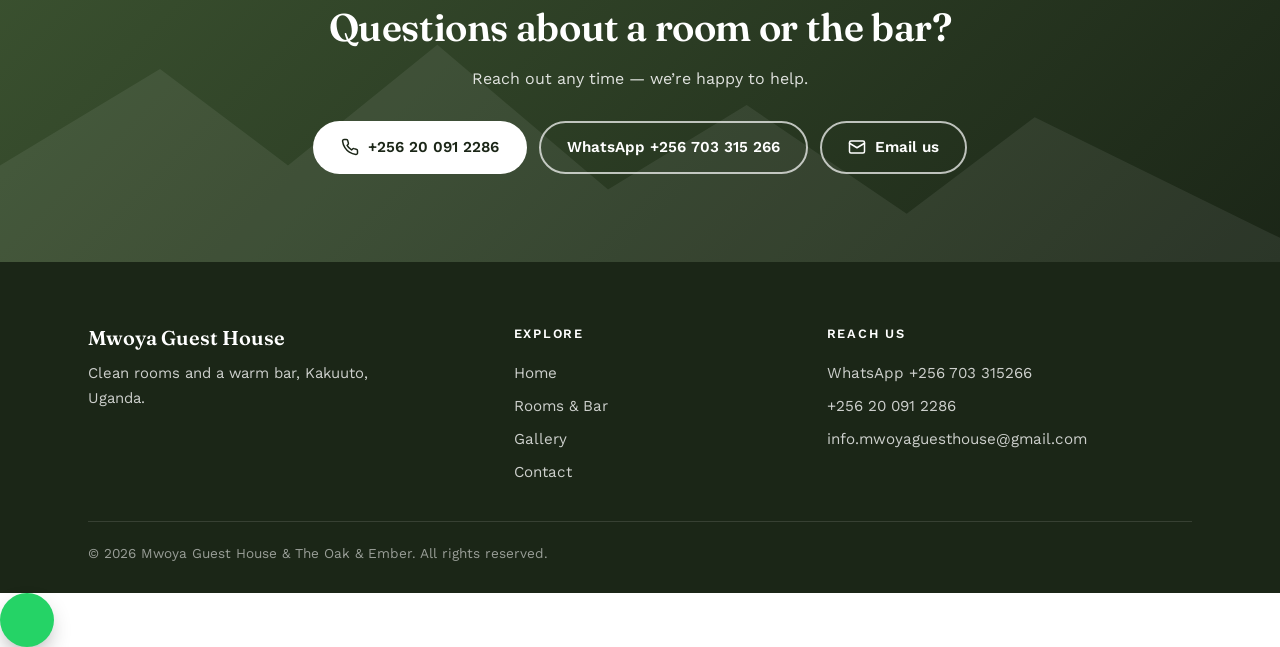
<file: services.html>
<!DOCTYPE html>
<html lang="en">
<head>
<meta charset="UTF-8">
<meta name="viewport" content="width=device-width, initial-scale=1.0">
<title>Rooms &amp; Bar | Mwoya Guest House</title>
<meta name="description" content="Self-contained double rooms from UgShs 30,000 a night and The Oak & Ember bar, open daily 4 PM to midnight in Kakuuto.">
<meta name="theme-color" content="#3B5230">
<meta property="og:title" content="Rooms &amp; Bar | Mwoya Guest House">
<meta property="og:description" content="Self-contained double rooms from UgShs 30,000 a night and The Oak & Ember bar, open daily 4 PM to midnight in Kakuuto.">
<meta property="og:image" content="images/bar.jpg">
<link rel="preconnect" href="https://fonts.googleapis.com">
<link rel="preconnect" href="https://fonts.gstatic.com" crossorigin>
<link href="https://fonts.googleapis.com/css2?family=Fraunces:opsz,wght@9..144,400;9..144,500;9..144,600;9..144,700&family=Work+Sans:wght@400;500;600&display=swap" rel="stylesheet">
<link rel="icon" href="images/favicon.png" type="image/png">
<link rel="stylesheet" href="style.css">
</head>
<body>
<a class="skip" href="#main">Skip to content</a>
<header class="site-header">
  <div class="wrap header-inner">
    <a class="brand" href="index.html" aria-label="Mwoya Guest House home">
      <span class="brand-mark"><img src="images/logo.png" alt="" width="44" height="44"></span>
      <span class="brand-text">Mwoya<br><em>Guest House</em></span>
    </a>
    <nav class="main-nav" id="primary-nav" aria-label="Primary">
      <a href="index.html">Home</a><a href="services.html" class="active" aria-current="page">Rooms &amp; Bar</a><a href="gallery.html">Gallery</a><a href="contact.html">Contact</a>
      <a class="btn btn-white nav-mobile-cta" href="tel:+256200912286"><svg viewBox="0 0 24 24" fill="none" stroke="currentColor" stroke-width="2" stroke-linecap="round" stroke-linejoin="round" aria-hidden="true"><path d="M22 16.9v3a2 2 0 0 1-2.2 2 19.8 19.8 0 0 1-8.6-3.1 19.5 19.5 0 0 1-6-6A19.8 19.8 0 0 1 2.1 4.2 2 2 0 0 1 4.1 2h3a2 2 0 0 1 2 1.7c.1 1 .4 1.9.7 2.8a2 2 0 0 1-.5 2.1L8.1 9.9a16 16 0 0 0 6 6l1.3-1.3a2 2 0 0 1 2.1-.4c.9.3 1.8.6 2.8.7a2 2 0 0 1 1.7 2z"/></svg> Call to Book</a>
    </nav>
    <div class="header-actions">
      <a class="btn btn-primary nav-cta" href="tel:+256200912286">Call to Book</a>
      <button class="menu-toggle" aria-expanded="false" aria-controls="primary-nav" aria-label="Open menu"><span class="bars"><span></span><span></span><span></span></span></button>
    </div>
  </div>
</header>
<main id="main">
  <section class="page-header">
    <div class="wrap">
      <p class="eyebrow">What we offer</p>
      <h1>Rooms &amp; the Bar</h1>
      <p class="page-header-sub">Clean, comfortable rooms and a relaxed bar &mdash; one address in Kakuuto.</p>
    </div>
    <svg class="hero-mountains" viewBox="0 0 1440 160" preserveAspectRatio="none" aria-hidden="true"><path fill="#fff" opacity=".45" d="M0 160V70l140-40 130 50 150-60 170 70 140-45 160 55 150-65 200 70 200-40v125z"/><path fill="#fff" d="M0 110l120-30 140 40 170-60 150 55 160-40 150 50 170-55 180 45 200-25v75H0z"/></svg>
  </section>

  <section class="section" id="rooms">
    <div class="wrap">
      <div class="detail-grid">
        <div class="detail-media reveal"><img src="images/room-bed-2.jpg" alt="Double room with a four-poster bed" width="600" height="270" style="object-position:center"><span class="badge">From UgShs 30,000 / night</span></div>
        <div class="detail-copy reveal" data-d="1">
          <p class="eyebrow">Stay</p>
          <h2>Accommodation</h2>
          <p>Our rooms are clean, comfortable, and affordable &mdash; perfect for a short stopover or an extended stay in Kakuuto.</p>
          <ul class="feature-list">
            <li>Bed type: double &amp; self-contained</li>
            <li>Parking: available</li>
            <li class="off">Wi-Fi: unavailable for now</li>
            <li class="off">Breakfast: unavailable for now</li>
          </ul>
          <div class="price-card"><small>Starting from</small><strong>UgShs 30,000</strong><span>/ night</span></div>
          <div class="btn-row">
            <a class="btn btn-primary" href="tel:+256200912286"><svg viewBox="0 0 24 24" fill="none" stroke="currentColor" stroke-width="2" stroke-linecap="round" stroke-linejoin="round" aria-hidden="true"><path d="M22 16.9v3a2 2 0 0 1-2.2 2 19.8 19.8 0 0 1-8.6-3.1 19.5 19.5 0 0 1-6-6A19.8 19.8 0 0 1 2.1 4.2 2 2 0 0 1 4.1 2h3a2 2 0 0 1 2 1.7c.1 1 .4 1.9.7 2.8a2 2 0 0 1-.5 2.1L8.1 9.9a16 16 0 0 0 6 6l1.3-1.3a2 2 0 0 1 2.1-.4c.9.3 1.8.6 2.8.7a2 2 0 0 1 1.7 2z"/></svg> Call to check availability</a>
            <a class="btn btn-outline-dark" href="https://wa.me/256703315266" target="_blank" rel="noopener">WhatsApp us</a>
          </div>
        </div>
      </div>
      <div class="room-strip">
        <figure class="reveal"><img src="images/room-bed-1.jpg" alt="Bed with pink and blue linen" width="600" height="270" loading="lazy"><figcaption>Double bed</figcaption></figure>
        <figure class="reveal" data-d="1"><img src="images/room-tv-area.jpg" alt="Wall-mounted TV and small table in the room" width="468" height="1040" loading="lazy" style="object-position:center 35%"><figcaption>TV &amp; table</figcaption></figure>
        <figure class="reveal" data-d="2"><img src="images/bathroom.jpg" alt="Clean tiled en-suite shower room" width="468" height="1040" loading="lazy" style="object-position:center 40%"><figcaption>Own bathroom</figcaption></figure>
      </div>
    </div>
  </section>

  <section class="section section-dark on-dark" id="bar">
    <div class="wrap detail-grid detail-grid-reverse">
      <div class="detail-copy reveal">
        <p class="eyebrow">Drink</p>
        <h2>The Oak &amp; Ember</h2>
        <p>The Oak &amp; Ember is a warm, inviting bar where you can unwind with a cold drink after a long day. Relaxed atmosphere, friendly service, good company.</p>
        <ul class="feature-list">
          <li>Stocked: beers, spirits, soft drinks and wine</li>
          <li>Seating: indoor or outdoor</li>
        </ul>
        <div class="price-card"><small>Open</small><strong>Daily</strong><span>4 PM &ndash; midnight</span></div>
        <br>
        <a class="btn btn-white" href="#drinks">See the drinks list</a>
        <br>
        <button class="menu-open" data-lightbox data-single data-full="images/menu.jpg" data-caption="Mwoya Bar &mdash; full drinks menu">
          <img src="images/menu.jpg" alt="" width="56" height="72" loading="lazy">
          <span><b>View the drinks menu</b><span>Tap to open the printed menu</span></span>
        </button>
      </div>
      <div class="detail-media reveal" data-d="1"><img src="images/bar.jpg" alt="The Oak &amp; Ember bar with bottles on a wooden table" width="880" height="1033" loading="lazy" style="object-position:center 60%"></div>
    </div>
  </section>

  <section class="section section-mist" id="drinks">
    <div class="wrap">
      <div class="section-head center reveal"><p class="eyebrow">The Oak &amp; Ember</p><h2>Our drinks list</h2><p class="lead">Beers, spirits, wine, soft drinks and energy drinks. Ask your server about today&rsquo;s specials.</p></div>
      <div class="drink-feature"><figure class="drink-card reveal"><div class="drink-img"><img src="images/drink-bond7.jpg" alt="Bond 7 bottle" loading="lazy"></div><figcaption><b>Bond 7</b><span>Blended Whisky</span><em>750 ml • 40% ABV</em></figcaption></figure><figure class="drink-card reveal"><div class="drink-img"><img src="images/drink-waragi.jpg" alt="Uganda Waragi bottle" loading="lazy"></div><figcaption><b>Uganda Waragi</b><span>Original Premium Gin</span><em>Clear</em></figcaption></figure><figure class="drink-card reveal"><div class="drink-img"><img src="images/drink-fourcousins.jpg" alt="Four Cousins bottle" loading="lazy"></div><figcaption><b>Four Cousins</b><span>Natural Sweet Red</span><em>Wine of South Africa</em></figcaption></figure><figure class="drink-card reveal"><div class="drink-img"><img src="images/drink-va.jpg" alt="V&amp;A bottle" loading="lazy"></div><figcaption><b>V&amp;A</b><span>Sherry Flavoured Liqueur</span><em>750 ml / 200 ml • 20% ABV</em></figcaption></figure></div>
      <div class="filters" role="group" aria-label="Filter drinks"><button class="drink-tab" data-drinks="all" aria-pressed="true">All</button><button class="drink-tab" data-drinks="spirits" aria-pressed="false">Spirits</button><button class="drink-tab" data-drinks="wines" aria-pressed="false">Wines &amp; Sherry</button><button class="drink-tab" data-drinks="beers" aria-pressed="false">Beers</button><button class="drink-tab" data-drinks="soft" aria-pressed="false">Soft Drinks &amp; Mixers</button><button class="drink-tab" data-drinks="energy" aria-pressed="false">Energy Drinks</button></div>
      <div class="drink-groups"><div class="drink-group" data-group="spirits"><h3>Spirits</h3><ul class="drink-list"><li><span class="d-brand">Smirnoff</span><span class="d-name">No. 21 Vodka</span><span class="d-note">Clear vodka</span></li><li><span class="d-brand">Gilbey's</span><span class="d-name">Flavoured Gin</span><span class="d-note">750 ml • 40% ABV</span></li><li><span class="d-brand">Bond 7</span><span class="d-name">Blended Whisky</span><span class="d-note">750 ml • 40% ABV</span></li><li><span class="d-brand">Uganda Waragi</span><span class="d-name">Original Premium Gin</span><span class="d-note">Clear</span></li><li><span class="d-brand">Uganda Waragi</span><span class="d-name">Coconut Flavoured</span><span class="d-note">37.5% ABV</span></li><li><span class="d-brand">Uganda Waragi</span><span class="d-name">Mini</span><span class="d-note">200 ml • Clear</span></li></ul></div><div class="drink-group" data-group="wines"><h3>Wines &amp; Sherry</h3><ul class="drink-list"><li><span class="d-brand">Mohan's</span><span class="d-name">Sparkling Drink – Red Grape</span><span class="d-note">Alcohol-free • 750 ml</span></li><li><span class="d-brand">V&amp;A</span><span class="d-name">Sherry Flavoured Liqueur</span><span class="d-note">750 ml / 200 ml • 20% ABV</span></li><li><span class="d-brand">Four Cousins</span><span class="d-name">Natural Sweet Red</span><span class="d-note">Wine of South Africa</span></li><li><span class="d-brand">Farmers</span><span class="d-name">Sweet Banana / Pineapple</span><span class="d-note">11% ABV</span></li></ul></div><div class="drink-group" data-group="beers"><h3>Beers</h3><ul class="drink-list"><li><span class="d-brand">Nile Special</span><span class="d-name">Premium Lager</span><span class="d-note"></span></li><li><span class="d-brand">Club</span><span class="d-name">Pilsener</span><span class="d-note">500 ml</span></li><li><span class="d-brand">Bell</span><span class="d-name">Lager Beer</span><span class="d-note"></span></li><li><span class="d-brand">Tusker</span><span class="d-name">Malt Lager</span><span class="d-note"></span></li><li><span class="d-brand">Tusker</span><span class="d-name">Lite</span><span class="d-note">4% ABV</span></li><li><span class="d-brand">Smirnoff Ice</span><span class="d-name">Black</span><span class="d-note">Ready-to-drink</span></li><li><span class="d-brand">Smirnoff Ice</span><span class="d-name">Double Black Guarana</span><span class="d-note"></span></li><li><span class="d-brand">Guinness</span><span class="d-name">Smooth – Rich &amp; Smooth</span><span class="d-note">4.5% ABV</span></li><li><span class="d-brand">Guinness</span><span class="d-name">Foreign Extra Stout</span><span class="d-note">6.5% ABV</span></li><li><span class="d-brand">Chairman's</span><span class="d-name">ESB Extra Strong Beer</span><span class="d-note">7% ABV</span></li></ul></div><div class="drink-group" data-group="soft"><h3>Soft Drinks &amp; Mixers</h3><ul class="drink-list"><li><span class="d-brand">Coca-Cola</span><span class="d-name">Original</span><span class="d-note"></span></li><li><span class="d-brand">Fanta</span><span class="d-name">Orange</span><span class="d-note"></span></li><li><span class="d-brand">Krest</span><span class="d-name">Bitter Lemon</span><span class="d-note">300 ml</span></li><li><span class="d-brand">Novida</span><span class="d-name">Schweppes</span><span class="d-note"></span></li><li><span class="d-brand">Sparletta</span><span class="d-name">Stoney Tangawizi (Ginger)</span><span class="d-note">300 ml</span></li><li><span class="d-brand">Mirinda</span><span class="d-name">Cola</span><span class="d-note">300 ml</span></li><li><span class="d-brand">Mountain Dew</span><span class="d-name">Citrus</span><span class="d-note"></span></li><li><span class="d-brand">Pepsi</span><span class="d-name">Cola</span><span class="d-note"></span></li><li><span class="d-brand">Oner</span><span class="d-name">Mango Fruit Drink</span><span class="d-note">500 ml</span></li><li><span class="d-brand">Oner</span><span class="d-name">Apple Fruit Drink</span><span class="d-note">500 ml</span></li><li><span class="d-brand">Rwenzori</span><span class="d-name">Pure Natural Water</span><span class="d-note"></span></li></ul></div><div class="drink-group" data-group="energy"><h3>Energy Drinks</h3><ul class="drink-list"><li><span class="d-brand">Red Bull</span><span class="d-name">Energy Drink</span><span class="d-note">With Taurine</span></li><li><span class="d-brand">Sting</span><span class="d-name">Gold Rush</span><span class="d-note">Carbonated mixed fruit • 330 ml</span></li></ul></div></div>
      <p class="gallery-note">Please drink responsibly. <button class="text-link linkbtn" data-lightbox data-single data-full="images/menu.jpg" data-caption="Mwoya Bar &mdash; full drinks menu">Open the printed menu</button></p>
    </div>
  </section>

  <section class="cta-band">
    <div class="wrap cta-inner reveal">
      <h2>Questions about a room or the bar?</h2>
      <p>Reach out any time &mdash; we&rsquo;re happy to help.</p>
      <div class="hero-actions">
        <a class="btn btn-white" href="tel:+256200912286"><svg viewBox="0 0 24 24" fill="none" stroke="currentColor" stroke-width="2" stroke-linecap="round" stroke-linejoin="round" aria-hidden="true"><path d="M22 16.9v3a2 2 0 0 1-2.2 2 19.8 19.8 0 0 1-8.6-3.1 19.5 19.5 0 0 1-6-6A19.8 19.8 0 0 1 2.1 4.2 2 2 0 0 1 4.1 2h3a2 2 0 0 1 2 1.7c.1 1 .4 1.9.7 2.8a2 2 0 0 1-.5 2.1L8.1 9.9a16 16 0 0 0 6 6l1.3-1.3a2 2 0 0 1 2.1-.4c.9.3 1.8.6 2.8.7a2 2 0 0 1 1.7 2z"/></svg> +256 20 091 2286</a>
        <a class="btn btn-outline" href="https://wa.me/256703315266" target="_blank" rel="noopener">WhatsApp +256 703 315 266</a>
        <a class="btn btn-outline" href="mailto:info.mwoyaguesthouse@gmail.com"><svg viewBox="0 0 24 24" fill="none" stroke="currentColor" stroke-width="2" stroke-linecap="round" stroke-linejoin="round" aria-hidden="true"><rect x="2" y="4" width="20" height="16" rx="2"/><path d="m22 7-10 6L2 7"/></svg> Email us</a>
      </div>
    </div>
  </section>
</main>
<footer class="site-footer">
  <div class="wrap">
    <div class="footer-inner">
      <div>
        <span class="brand-text">Mwoya Guest House</span>
        <p>Clean rooms and a warm bar, Kakuuto, Uganda.</p>
      </div>
      <div class="footer-links"><h4>Explore</h4>
        <a href="index.html">Home</a><a href="services.html">Rooms &amp; Bar</a><a href="gallery.html">Gallery</a><a href="contact.html">Contact</a>
      </div>
      <div class="footer-contact"><h4>Reach us</h4>
        <a href="https://wa.me/256703315266" target="_blank" rel="noopener">WhatsApp +256 703 315266</a>
        <a href="tel:+256200912286">+256 20 091 2286</a>
        <a href="mailto:info.mwoyaguesthouse@gmail.com">info.mwoyaguesthouse@gmail.com</a>
      </div>
    </div>
    <div class="footer-bottom">&copy; <span id="year">2026</span> Mwoya Guest House &amp; The Oak &amp; Ember. All rights reserved.</div>
  </div>
</footer>
<div class="fab-wrap">
  <button class="fab fab-top" aria-label="Back to top"><svg viewBox="0 0 24 24" aria-hidden="true"><path d="m18 15-6-6-6 6"/></svg></button>
  <a class="fab fab-wa" href="https://wa.me/256703315266" target="_blank" rel="noopener" aria-label="Chat on WhatsApp"><svg viewBox="0 0 24 24" aria-hidden="true"><path d="M20.5 3.5A11.8 11.8 0 0 0 2.2 17.7L1 23l5.4-1.4A11.8 11.8 0 0 0 12 23.1h0A11.8 11.8 0 0 0 20.5 3.5zM12 21.1a9.8 9.8 0 0 1-5-1.4l-.4-.2-3.200.8.9-3.100-.2-.4A9.800 9.800 0 1 1 12 21.100zm5.400-7.300c-.3-.1-1.700-.8-2-.9s-.5-.1-.7.1-.8.9-.9 1.100-.3.2-.6.1a8 8 0 0 1-2.400-1.500 9 9  
  <button class="lb-btn lb-next" aria-label="Next image"><svg viewBox="0 0 24 24" aria-hidden="true"><path d="m9 18 6-6-6-6"/></svg></button>
</div>
<script src="script.js"></script>
</body>
</html>
</file>
<file: style.css>
/* ============================================================
   MWOYA GUEST HOUSE — army / mountain green + white
   --army-900 #1B2617  deepest army green (footer, hero overlay)
   --army-700 #3B5230  army green (primary buttons, headings accent)
   --mountain #4F7A5A  mountain green (secondary accent)
   --sage     #A9BFA0  soft highlight on dark
   --mist     #F1F5EE  tinted white section background
   --white    #FFFFFF
   Type: Fraunces (display) + Work Sans (body)
   ============================================================ */
:root{
  --army-900:#1B2617;
  --army-800:#25341F;
  --army-700:#3B5230;
  --mountain:#4F7A5A;
  --sage:#A9BFA0;
  --mist:#F1F5EE;
  --line:#DCE5D6;
  --ink:#1D2A1A;
  --ink-70:#4A5A46;
  --white:#fff;
  --radius:16px;
  --shadow:0 10px 30px -12px rgba(27,38,23,.28);
  --header-h:72px;
}
*,*::before,*::after{box-sizing:border-box;}
html{scroll-behavior:smooth;scroll-padding-top:calc(var(--header-h) + 12px);}
body{
  margin:0;background:var(--white);color:var(--ink);
  font-family:'Work Sans',system-ui,sans-serif;font-size:16px;line-height:1.65;
  -webkit-font-smoothing:antialiased;overflow-x:hidden;
}
h1,h2,h3{font-family:'Fraunces',Georgia,serif;font-weight:600;line-height:1.1;margin:0 0 .45em;letter-spacing:-.01em;color:var(--army-900);}
p{margin:0 0 1em;}
a{color:inherit;}
img{max-width:100%;display:block;}
.wrap{max-width:1160px;margin:0 auto;padding:0 clamp(16px,4vw,28px);}
:focus-visible{outline:3px solid var(--mountain);outline-offset:3px;border-radius:4px;}
.skip{position:absolute;left:-999px;top:8px;background:var(--army-700);color:#fff;padding:10px 16px;border-radius:8px;z-index:100;}
.skip:focus{left:8px;}
@media (prefers-reduced-motion:reduce){
  *,*::before,*::after{animation:none!important;transition:none!important;scroll-behavior:auto!important;}
  .reveal{opacity:1!important;transform:none!important;}
}

/* ---------- eyebrow ---------- */
.eyebrow{
  display:flex;align-items:center;gap:10px;margin:0 0 .9em;
  font-size:.78rem;letter-spacing:.16em;text-transform:uppercase;font-weight:600;color:var(--mountain);
}
.eyebrow::before{
  content:"";width:22px;height:12px;flex-shrink:0;background:var(--mountain);
  clip-path:polygon(0 100%,35% 10%,55% 60%,70% 35%,100% 100%);
}
.on-dark .eyebrow,.hero .eyebrow{color:var(--sage);}
.on-dark .eyebrow::before,.hero .eyebrow::before{background:var(--sage);}

/* ---------- buttons ---------- */
.btn{
  display:inline-flex;align-items:center;justify-content:center;gap:9px;min-height:46px;
  padding:12px 26px;border-radius:999px;font-weight:600;font-size:.95rem;text-decoration:none;
  border:2px solid transparent;cursor:pointer;
  transition:transform .18s ease,box-shadow .18s ease,background .18s ease,color .18s ease,border-color .18s ease;
}
.btn svg{width:18px;height:18px;flex-shrink:0;}
.btn:hover{transform:translateY(-2px);}
.btn-primary{background:var(--army-700);color:#fff;box-shadow:0 8px 20px -8px rgba(59,82,48,.7);}
.btn-primary:hover{background:var(--army-800);}
.btn-white{background:#fff;color:var(--army-900);}
.btn-white:hover{background:var(--mist);}
.btn-outline{background:transparent;color:#fff;border-color:rgba(255,255,255,.7);}
.btn-outline:hover{background:rgba(255,255,255,.12);border-color:#fff;}
.btn-outline-dark{background:transparent;color:var(--army-700);border-color:var(--army-700);}
.btn-outline-dark:hover{background:var(--army-700);color:#fff;}
.text-link{color:var(--army-700);font-weight:600;text-decoration:none;border-bottom:2px solid var(--sage);padding-bottom:1px;transition:border-color .15s;}
.text-link:hover{border-bottom-color:var(--army-700);}

/* ---------- header ---------- */
.site-header{
  position:sticky;top:0;z-index:60;height:var(--header-h);
  border-bottom:1px solid var(--line);transition:box-shadow .25s;
}
.site-header::before{content:"";position:absolute;inset:0;z-index:-1;background:rgba(255,255,255,.92);backdrop-filter:blur(10px);}
.site-header.scrolled{box-shadow:0 6px 22px -10px rgba(27,38,23,.3);}
.header-inner{height:100%;display:flex;align-items:center;justify-content:space-between;gap:16px;}
.brand{display:flex;align-items:center;gap:12px;text-decoration:none;color:var(--army-900);}
.brand-mark{width:44px;height:44px;flex-shrink:0;}
.brand-mark img{width:100%;height:100%;object-fit:contain;}
.brand-text{font-family:'Fraunces',serif;font-size:1.05rem;line-height:1.15;font-weight:600;}
.brand-text em{font-style:normal;color:var(--mountain);font-weight:500;}
.main-nav{display:flex;gap:30px;}
.main-nav a{text-decoration:none;color:var(--ink-70);font-weight:500;font-size:.95rem;padding:8px 0;border-bottom:2px solid transparent;transition:color .15s,border-color .15s;}
.main-nav a:hover,.main-nav a.active{color:var(--army-900);border-bottom-color:var(--mountain);}
.header-actions{display:flex;align-items:center;gap:10px;}
.nav-cta{padding:9px 20px;min-height:42px;font-size:.88rem;}
.menu-toggle{
  display:none;width:46px;height:46px;border-radius:12px;border:1px solid var(--line);background:#fff;
  cursor:pointer;align-items:center;justify-content:center;color:var(--army-900);
}
.menu-toggle .bars{width:20px;height:14px;position:relative;}
.menu-toggle .bars span{position:absolute;left:0;width:100%;height:2px;background:currentColor;border-radius:2px;transition:transform .25s,opacity .2s,top .25s;}
.menu-toggle .bars span:nth-child(1){top:0}
.menu-toggle .bars span:nth-child(2){top:6px}
.menu-toggle .bars span:nth-child(3){top:12px}
.menu-toggle[aria-expanded="true"] .bars span:nth-child(1){top:6px;transform:rotate(45deg)}
.menu-toggle[aria-expanded="true"] .bars span:nth-child(2){opacity:0}
.menu-toggle[aria-expanded="true"] .bars span:nth-child(3){top:6px;transform:rotate(-45deg)}

@media (max-width:860px){
  .menu-toggle{display:flex;}
  .nav-cta{display:none;}
  .main-nav{
    position:fixed;left:0;right:0;top:var(--header-h);height:calc(100vh - var(--header-h));height:calc(100dvh - var(--header-h));z-index:70;flex-direction:column;gap:0;
    background:var(--army-900);padding:24px clamp(16px,4vw,28px);
    transform:translateY(-8px);opacity:0;visibility:hidden;
    transition:opacity .25s,transform .25s,visibility .25s;
  }
  .main-nav.open{opacity:1;transform:none;visibility:visible;}
  .main-nav a{color:#fff;font-family:'Fraunces',serif;font-size:1.6rem;padding:18px 0;border-bottom:1px solid rgba(255,255,255,.12);}
  .main-nav a:hover,.main-nav a.active{color:var(--sage);border-bottom-color:rgba(255,255,255,.12);}
  .main-nav .nav-mobile-cta{display:flex;margin-top:28px;border:0;font-family:'Work Sans',sans-serif;font-size:1rem;justify-content:center;color:var(--army-900);}
  body.nav-open{overflow:hidden;}
}
@media (min-width:861px){.nav-mobile-cta{display:none!important;}}

/* ---------- hero ---------- */
.hero{position:relative;isolation:isolate;color:#fff;overflow:hidden;background:var(--army-900);}
.hero-slides{position:absolute;inset:0;z-index:-2;}
.hero-slides img{
  position:absolute;inset:0;width:100%;height:100%;object-fit:cover;opacity:0;
  transition:opacity 1.4s ease;transform:scale(1.04);
}
.hero-slides img.active{opacity:1;animation:kb 12s ease-out forwards;}
@keyframes kb{from{transform:scale(1.04)}to{transform:scale(1.12)}}
.hero::before{
  content:"";position:absolute;inset:0;z-index:-1;
  background:linear-gradient(100deg,rgba(27,38,23,.92) 0%,rgba(27,38,23,.7) 45%,rgba(27,38,23,.35) 100%);
}
.hero-content{padding-top:clamp(90px,16vw,170px);padding-bottom:clamp(120px,18vw,200px);max-width:700px;margin-left:max(0px,calc((100vw - 1160px)/2));}
.hero h1{font-size:clamp(2.7rem,7vw,5rem);color:#fff;}
.hero h1 span{color:var(--sage);}
.hero-sub{font-size:clamp(1rem,2.2vw,1.2rem);color:rgba(255,255,255,.88);max-width:540px;}
.hero-actions{display:flex;gap:12px;flex-wrap:wrap;margin-top:1.8em;}
.hero-mountains{position:absolute;left:0;right:0;bottom:-1px;width:100%;height:clamp(70px,12vw,150px);display:block;}
.hero-dots{position:absolute;right:clamp(16px,4vw,28px);bottom:clamp(90px,13vw,170px);display:flex;gap:8px;}
.hero-dots button{width:11px;height:11px;border-radius:50%;border:2px solid #fff;background:transparent;padding:0;cursor:pointer;transition:background .2s,transform .2s;}
.hero-dots button.active{background:#fff;transform:scale(1.15);}
@media (max-width:560px){.hero-dots{display:none}.hero-actions .btn{flex:1 1 100%}}

/* open-now badge */
.status-badge{
  display:inline-flex;align-items:center;gap:9px;padding:7px 16px;border-radius:999px;
  background:rgba(255,255,255,.14);border:1px solid rgba(255,255,255,.35);
  font-size:.85rem;font-weight:500;backdrop-filter:blur(6px);margin-bottom:1.4em;
}
.status-dot{width:9px;height:9px;border-radius:50%;background:#9aa79a;}
.status-badge.open .status-dot{background:#6FE08A;box-shadow:0 0 0 0 rgba(111,224,138,.7);animation:pulse 1.8s infinite;}
@keyframes pulse{70%{box-shadow:0 0 0 9px rgba(111,224,138,0)}100%{box-shadow:0 0 0 0 rgba(111,224,138,0)}}

/* ---------- sections ---------- */
section{position:relative;}
.section{padding:clamp(60px,9vw,100px) 0;}
.section-mist{background:var(--mist);}
.section-dark{background:var(--army-900);color:#fff;}
.section-dark h2,.section-dark h3{color:#fff;}
.section-head{max-width:620px;margin-bottom:2.2em;}
.section-head.center{margin-inline:auto;text-align:center;}
.section-head.center .eyebrow{justify-content:center;}
.lead{color:var(--ink-70);font-size:1.08rem;}

/* intro */
.intro-grid{display:grid;grid-template-columns:1.1fr .9fr;gap:clamp(32px,6vw,70px);align-items:center;}
.intro h2{font-size:clamp(1.8rem,3.4vw,2.6rem);}
.intro-stats{display:grid;gap:16px;}
.stat{background:var(--mist);border-radius:var(--radius);padding:20px 24px;border-left:4px solid var(--mountain);}
.stat-num{display:block;font-family:'Fraunces',serif;font-size:1.9rem;color:var(--army-700);font-weight:600;line-height:1.1;}
.stat-label{color:var(--ink-70);font-size:.93rem;}
@media (max-width:860px){.intro-grid{grid-template-columns:1fr}}

/* pillars / cards */
.cards{display:grid;grid-template-columns:repeat(2,1fr);gap:clamp(18px,3vw,32px);}
.card{
  background:#fff;border:1px solid var(--line);border-radius:22px;overflow:hidden;
  box-shadow:var(--shadow);display:flex;flex-direction:column;
  transition:transform .3s,box-shadow .3s;
}
.card:hover{transform:translateY(-6px);box-shadow:0 22px 40px -16px rgba(27,38,23,.35);}
.card-media{aspect-ratio:16/10;overflow:hidden;background:var(--mist);}
.card-media img{width:100%;height:100%;object-fit:cover;transition:transform .6s;}
.card:hover .card-media img{transform:scale(1.06);}
.card-body{padding:clamp(22px,3vw,34px);display:flex;flex-direction:column;flex:1;}
.card-body h3{font-size:1.6rem;}
.card-body p{color:var(--ink-70);}
.card-body .text-link{margin-top:auto;align-self:flex-start;}
@media (max-width:760px){.cards{grid-template-columns:1fr}}

/* why us */
.features{display:grid;grid-template-columns:repeat(4,1fr);gap:20px;}
.feature{padding:26px 22px;border-radius:var(--radius);background:rgba(255,255,255,.06);border:1px solid rgba(255,255,255,.12);transition:background .25s,transform .25s;}
.feature:hover{background:rgba(255,255,255,.1);transform:translateY(-4px);}
.feature .ico{width:46px;height:46px;border-radius:12px;background:var(--mountain);display:flex;align-items:center;justify-content:center;margin-bottom:16px;}
.feature .ico svg{width:24px;height:24px;stroke:#fff;fill:none;stroke-width:1.8;stroke-linecap:round;stroke-linejoin:round;}
.feature h3{font-size:1.15rem;margin-bottom:.3em;}
.feature p{color:rgba(255,255,255,.75);font-size:.93rem;margin:0;}
@media (max-width:980px){.features{grid-template-columns:repeat(2,1fr)}}
@media (max-width:520px){.features{grid-template-columns:1fr}}

/* cta band */
.cta-band{background:linear-gradient(135deg,var(--army-700),var(--army-900));color:#fff;text-align:center;overflow:hidden;}
.cta-band::before{content:"";position:absolute;inset:auto 0 0 0;height:70%;opacity:.07;background:url("data:image/svg+xml,%3Csvg xmlns='http://www.w3.org/2000/svg' viewBox='0 0 1200 200' preserveAspectRatio='none'%3E%3Cpath fill='white' d='M0 200V120L150 40l120 80 140-100 160 120 130-70 150 90 120-80 230 100v80z'/%3E%3C/svg%3E") bottom/100% 100% no-repeat;}
.cta-inner{position:relative;padding:clamp(56px,8vw,88px) 0;}
.cta-inner h2{color:#fff;font-size:clamp(1.7rem,3.4vw,2.4rem);}
.cta-inner p{color:rgba(255,255,255,.85);}
.cta-inner .hero-actions{justify-content:center;}
.cta-inner .btn{max-width:100%;overflow-wrap:anywhere;}

/* ---------- page header ---------- */
.page-header{position:relative;color:#fff;background:var(--army-800);overflow:hidden;padding:clamp(56px,9vw,100px) 0 clamp(80px,11vw,130px);isolation:isolate;}
.page-header::before{content:"";position:absolute;inset:0;z-index:-1;background:radial-gradient(circle at 80% 0%,rgba(79,122,90,.55),transparent 60%),linear-gradient(160deg,var(--army-700),var(--army-900));}
.page-header h1{font-size:clamp(2.2rem,5vw,3.6rem);color:#fff;}
.page-header-sub{color:rgba(255,255,255,.82);font-size:1.08rem;max-width:560px;}
.page-header .hero-mountains{height:clamp(50px,8vw,100px);}

/* ---------- detail (services) ---------- */
.detail-grid{display:grid;grid-template-columns:1fr 1fr;gap:clamp(32px,6vw,72px);align-items:center;}
.detail-grid-reverse .detail-media{order:2;}
.detail-media{border-radius:22px;overflow:hidden;box-shadow:var(--shadow);position:relative;aspect-ratio:4/3;background:var(--mist);}
.detail-media img{width:100%;height:100%;object-fit:cover;}
.detail-media .badge{position:absolute;left:16px;bottom:16px;background:#fff;color:var(--army-900);font-weight:600;font-size:.85rem;padding:7px 14px;border-radius:999px;box-shadow:var(--shadow);}
.detail-copy h2{font-size:clamp(1.9rem,3.4vw,2.6rem);}
.detail-copy p{color:var(--ink-70);}
.feature-list{list-style:none;padding:0;margin:0 0 1.4em;display:grid;gap:12px;}
.feature-list li{display:flex;gap:12px;align-items:flex-start;color:var(--ink);font-size:.98rem;}
.feature-list li::before{content:"";flex-shrink:0;width:20px;height:20px;margin-top:2px;border-radius:50%;background:var(--mountain) url("data:image/svg+xml,%3Csvg xmlns='http://www.w3.org/2000/svg' viewBox='0 0 24 24' fill='none' stroke='white' stroke-width='3.2' stroke-linecap='round' stroke-linejoin='round'%3E%3Cpath d='M5 12.5l4.5 4.5L19 7.5'/%3E%3C/svg%3E") center/12px no-repeat;}
.feature-list li.off{color:var(--ink-70);}
.feature-list li.off::before{background-color:#B9C4B3;background-image:url("data:image/svg+xml,%3Csvg xmlns='http://www.w3.org/2000/svg' viewBox='0 0 24 24' fill='none' stroke='white' stroke-width='3.2' stroke-linecap='round'%3E%3Cpath d='M7 12h10'/%3E%3C/svg%3E");}
.price-card{display:inline-flex;align-items:baseline;gap:10px;flex-wrap:wrap;background:var(--mist);border:1px solid var(--line);border-radius:14px;padding:14px 22px;margin-bottom:1.4em;}
.price-card small{color:var(--ink-70);font-size:.85rem;}
.price-card strong{font-family:'Fraunces',serif;font-size:1.6rem;color:var(--army-700);}
.price-card span{color:var(--ink-70);}
.section-dark .detail-copy p,.section-dark .feature-list li{color:rgba(255,255,255,.85);}
.section-dark .price-card{background:rgba(255,255,255,.08);border-color:rgba(255,255,255,.18);}
.section-dark .price-card strong{color:var(--sage);}
.section-dark .price-card small,.section-dark .price-card span{color:rgba(255,255,255,.75);}
.btn-row{display:flex;gap:12px;flex-wrap:wrap;}
@media (max-width:860px){
  .detail-grid{grid-template-columns:1fr}
  .detail-grid-reverse .detail-media{order:0}
}

/* room gallery strip */
.room-strip{display:grid;grid-template-columns:repeat(3,1fr);gap:16px;margin-top:clamp(36px,5vw,56px);}
.room-strip figure{margin:0;border-radius:var(--radius);overflow:hidden;position:relative;aspect-ratio:4/3;box-shadow:var(--shadow);background:var(--mist);}
.room-strip img{width:100%;height:100%;object-fit:cover;transition:transform .5s;}
.room-strip figure:hover img{transform:scale(1.06);}
.room-strip figcaption{position:absolute;inset:auto 0 0 0;padding:28px 14px 12px;color:#fff;font-size:.85rem;font-weight:500;background:linear-gradient(transparent,rgba(27,38,23,.85));}
@media (max-width:640px){.room-strip{grid-template-columns:1fr 1fr}.room-strip figure:first-child{grid-column:span 2}}

/* drinks menu card */
.menu-open{display:flex;align-items:center;gap:14px;padding:14px;border-radius:14px;background:rgba(255,255,255,.08);border:1px solid rgba(255,255,255,.18);color:#fff;cursor:pointer;text-align:left;width:100%;max-width:420px;font:inherit;margin-top:1.4em;transition:background .2s;}
.menu-open:hover{background:rgba(255,255,255,.14);}
.menu-open img{width:56px;height:72px;object-fit:cover;object-position:top;border-radius:8px;}
.menu-open b{display:block;font-family:'Fraunces',serif;font-size:1.05rem;}
.menu-open span{font-size:.85rem;color:rgba(255,255,255,.75);}

/* ---------- gallery ---------- */
.filters{display:flex;gap:10px;flex-wrap:wrap;margin-bottom:28px;}
.filter{min-height:44px;padding:9px 22px;border-radius:999px;border:2px solid var(--line);background:#fff;color:var(--ink-70);font:600 .92rem 'Work Sans',sans-serif;cursor:pointer;transition:all .2s;}
.filter:hover{border-color:var(--mountain);color:var(--army-700);}
.filter[aria-pressed="true"]{background:var(--army-700);border-color:var(--army-700);color:#fff;}
.gallery-grid{display:grid;grid-template-columns:repeat(3,1fr);grid-auto-rows:240px;gap:16px;}
.gallery-item{position:relative;overflow:hidden;border-radius:var(--radius);border:0;padding:0;cursor:zoom-in;background:var(--mist);box-shadow:var(--shadow);transition:opacity .35s,transform .35s;}
.gallery-item img{width:100%;height:100%;object-fit:cover;transition:transform .6s;}
.gallery-item:hover img{transform:scale(1.07);}
.gallery-item::after{content:attr(data-caption);position:absolute;inset:auto 0 0 0;padding:34px 16px 14px;color:#fff;font:500 .9rem 'Work Sans',sans-serif;text-align:left;background:linear-gradient(transparent,rgba(27,38,23,.88));opacity:0;transform:translateY(8px);transition:opacity .3s,transform .3s;}
.gallery-item:hover::after,.gallery-item:focus-visible::after{opacity:1;transform:none;}
@media (hover:none){.gallery-item::after{opacity:1;transform:none}}
.gallery-item.tall{grid-row:span 2;}
.gallery-item.wide{grid-column:span 2;}
.gallery-item.hide{display:none;}
.gallery-note{color:var(--ink-70);text-align:center;margin-top:28px;}
@media (max-width:860px){.gallery-grid{grid-template-columns:1fr 1fr;grid-auto-rows:190px}.gallery-item.tall{grid-row:span 2}}
@media (max-width:520px){.gallery-grid{grid-template-columns:1fr 1fr;grid-auto-rows:150px;gap:10px}.gallery-item.wide{grid-column:span 2}}

/* lightbox */
.lightbox{position:fixed;inset:0;z-index:100;background:rgba(14,20,12,.94);display:none;align-items:center;justify-content:center;padding:clamp(12px,4vw,40px);}
.lightbox.open{display:flex;animation:fade .25s;}
@keyframes fade{from{opacity:0}to{opacity:1}}
.lightbox figure{margin:0;max-width:min(1000px,100%);max-height:100%;display:flex;flex-direction:column;align-items:center;gap:14px;}
.lightbox img{max-height:calc(100vh - 150px);max-height:calc(100dvh - 150px);width:auto;max-width:100%;object-fit:contain;border-radius:10px;}
.lightbox figcaption{color:#fff;font-size:.95rem;text-align:center;}
.lb-btn{position:absolute;width:48px;height:48px;border-radius:50%;border:0;background:rgba(255,255,255,.14);color:#fff;cursor:pointer;display:flex;align-items:center;justify-content:center;transition:background .2s;}
.lb-btn:hover{background:rgba(255,255,255,.28);}
.lb-btn svg{width:22px;height:22px;stroke:currentColor;fill:none;stroke-width:2.4;stroke-linecap:round;stroke-linejoin:round;}
.lb-close{top:16px;right:16px}
.lb-prev{left:12px;top:50%;transform:translateY(-50%)}
.lb-next{right:12px;top:50%;transform:translateY(-50%)}
@media (max-width:600px){.lb-prev,.lb-next{top:auto;bottom:18px;transform:none}.lb-prev{left:calc(50% - 56px)}.lb-next{right:calc(50% - 56px)}}

/* ---------- contact ---------- */
.contact-grid{display:grid;grid-template-columns:1fr 1.1fr;gap:clamp(28px,5vw,60px);align-items:start;}
.contact-tiles{display:grid;gap:14px;}
.tile{display:flex;gap:16px;align-items:flex-start;padding:18px 20px;border-radius:var(--radius);background:var(--mist);border:1px solid var(--line);text-decoration:none;color:inherit;transition:transform .2s,box-shadow .2s,border-color .2s;}
a.tile:hover{transform:translateY(-3px);box-shadow:var(--shadow);border-color:var(--mountain);}
.tile .ico{width:44px;height:44px;border-radius:12px;background:var(--army-700);display:flex;align-items:center;justify-content:center;flex-shrink:0;}
.tile .ico svg{width:22px;height:22px;stroke:#fff;fill:none;stroke-width:1.9;stroke-linecap:round;stroke-linejoin:round;}
.tile h3{font-size:1.05rem;margin:0 0 2px;}
.tile p{margin:0;color:var(--ink-70);font-size:.95rem;overflow-wrap:anywhere;}
.muted{color:var(--ink-70);font-size:.88rem;}
.contact-map{border-radius:22px;overflow:hidden;box-shadow:var(--shadow);min-height:420px;background:var(--mist);position:sticky;top:calc(var(--header-h) + 20px);}
.contact-map iframe{width:100%;height:100%;min-height:420px;border:0;display:block;}
@media (max-width:860px){.contact-grid{grid-template-columns:1fr}.contact-map{position:static;min-height:320px}.contact-map iframe{min-height:320px}}

/* ---------- footer ---------- */
.site-footer{background:var(--army-900);color:rgba(255,255,255,.78);padding:clamp(40px,6vw,64px) 0 28px;}
.footer-inner{display:grid;grid-template-columns:1.4fr 1fr 1.3fr;gap:32px;}
.footer-inner .brand-text{color:#fff;font-size:1.25rem;}
.footer-inner p{margin:8px 0 0;font-size:.93rem;max-width:300px;}
.footer-inner h4{color:#fff;font:600 .8rem 'Work Sans',sans-serif;letter-spacing:.14em;text-transform:uppercase;margin:0 0 12px;}
.footer-links,.footer-contact{display:flex;flex-direction:column;gap:8px;}
.footer-links a,.footer-contact a{color:rgba(255,255,255,.78);text-decoration:none;font-size:.95rem;overflow-wrap:anywhere;transition:color .15s;}
.footer-links a:hover,.footer-contact a:hover{color:#fff;}
.footer-bottom{margin-top:36px;padding-top:20px;border-top:1px solid rgba(255,255,255,.12);font-size:.85rem;color:rgba(255,255,255,.55);}
@media (max-width:760px){.footer-inner{grid-template-columns:1fr}}

/* ---------- floating buttons ---------- */
.fab-wrap{position:fixed;right:16px;bottom:16px;z-index:55;display:flex;flex-direction:column;gap:12px;align-items:flex-end;padding-bottom:env(safe-area-inset-bottom,0);}
.fab{width:54px;height:54px;border-radius:50%;border:0;display:flex;align-items:center;justify-content:center;cursor:pointer;box-shadow:0 10px 24px -8px rgba(0,0,0,.45);text-decoration:none;transition:transform .2s,opacity .25s,visibility .25s;}
.fab:hover{transform:translateY(-3px) scale(1.05);}
.fab svg{width:26px;height:26px;}
.fab-wa{background:#25D366;color:#fff;}
.fab-wa svg{fill:currentColor}
.fab-top{background:var(--army-700);color:#fff;opacity:0;visibility:hidden;}
.fab-top.show{opacity:1;visibility:visible;}
.fab-top svg{stroke:currentColor;fill:none;stroke-width:2.4;stroke-linecap:round;stroke-linejoin:round;}

/* ---------- reveal on scroll ---------- */
.js .reveal{opacity:0;transform:translateY(26px);transition:opacity .7s ease,transform .7s ease;}
.js .reveal.in{opacity:1;transform:none;}
.js .reveal[data-d="1"]{transition-delay:.1s}
.js .reveal[data-d="2"]{transition-delay:.2s}
.js .reveal[data-d="3"]{transition-delay:.3s}

/* ---------- drinks list ---------- */
.drink-feature{display:grid;grid-template-columns:repeat(4,1fr);gap:clamp(12px,2vw,22px);margin-bottom:clamp(32px,5vw,52px);}
.drink-card{margin:0;background:#fff;border:1px solid var(--line);border-radius:18px;overflow:hidden;box-shadow:var(--shadow);transition:transform .3s,box-shadow .3s;}
.drink-card:hover{transform:translateY(-6px);box-shadow:0 22px 40px -16px rgba(27,38,23,.35);}
.drink-img{aspect-ratio:4/5;overflow:hidden;background:var(--army-900);}
.drink-img img{width:100%;height:100%;object-fit:cover;transition:transform .6s;}
.drink-card:hover .drink-img img{transform:scale(1.07);}
.drink-card figcaption{padding:14px 16px 18px;display:grid;gap:2px;}
.drink-card b{font-family:'Fraunces',serif;font-size:1.1rem;color:var(--army-900);}
.drink-card span{color:var(--ink-70);font-size:.92rem;}
.drink-card em{font-style:normal;color:var(--mountain);font-size:.82rem;font-weight:600;}
@media (max-width:860px){.drink-feature{grid-template-columns:repeat(2,1fr)}}
.drink-tab{min-height:44px;padding:9px 20px;border-radius:999px;border:2px solid var(--line);background:#fff;color:var(--ink-70);font:600 .9rem 'Work Sans',sans-serif;cursor:pointer;transition:all .2s;}
.drink-tab:hover{border-color:var(--mountain);color:var(--army-700);}
.drink-tab[aria-pressed="true"]{background:var(--army-700);border-color:var(--army-700);color:#fff;}
.drink-groups{display:grid;grid-template-columns:repeat(2,1fr);gap:20px;align-items:start;}
.drink-group{background:#fff;border:1px solid var(--line);border-radius:18px;overflow:hidden;box-shadow:var(--shadow);}
.drink-group.hide{display:none;}
.drink-group h3{margin:0;padding:14px 20px;background:var(--army-700);color:#fff;font-size:1.1rem;}
.drink-list{list-style:none;margin:0;padding:6px 20px 10px;}
.drink-list li{display:grid;grid-template-columns:1fr 1.2fr;gap:2px 14px;padding:11px 0;border-bottom:1px solid var(--line);}
.drink-list li:last-child{border-bottom:0;}
.d-brand{font-weight:600;color:var(--army-900);}
.d-name{color:var(--ink-70);}
.d-note{grid-column:2;color:var(--mountain);font-size:.82rem;font-weight:500;}
.d-note:empty{display:none;}
.drink-groups.single{grid-template-columns:minmax(0,640px);justify-content:center;}
@media (max-width:860px){.drink-groups{grid-template-columns:1fr}}
@media (max-width:420px){.drink-list li{grid-template-columns:1fr}.d-note{grid-column:1}}
.linkbtn{background:none;border:0;border-bottom:2px solid var(--sage);cursor:pointer;font:inherit;font-weight:600;padding:0 0 1px;}
</file>
